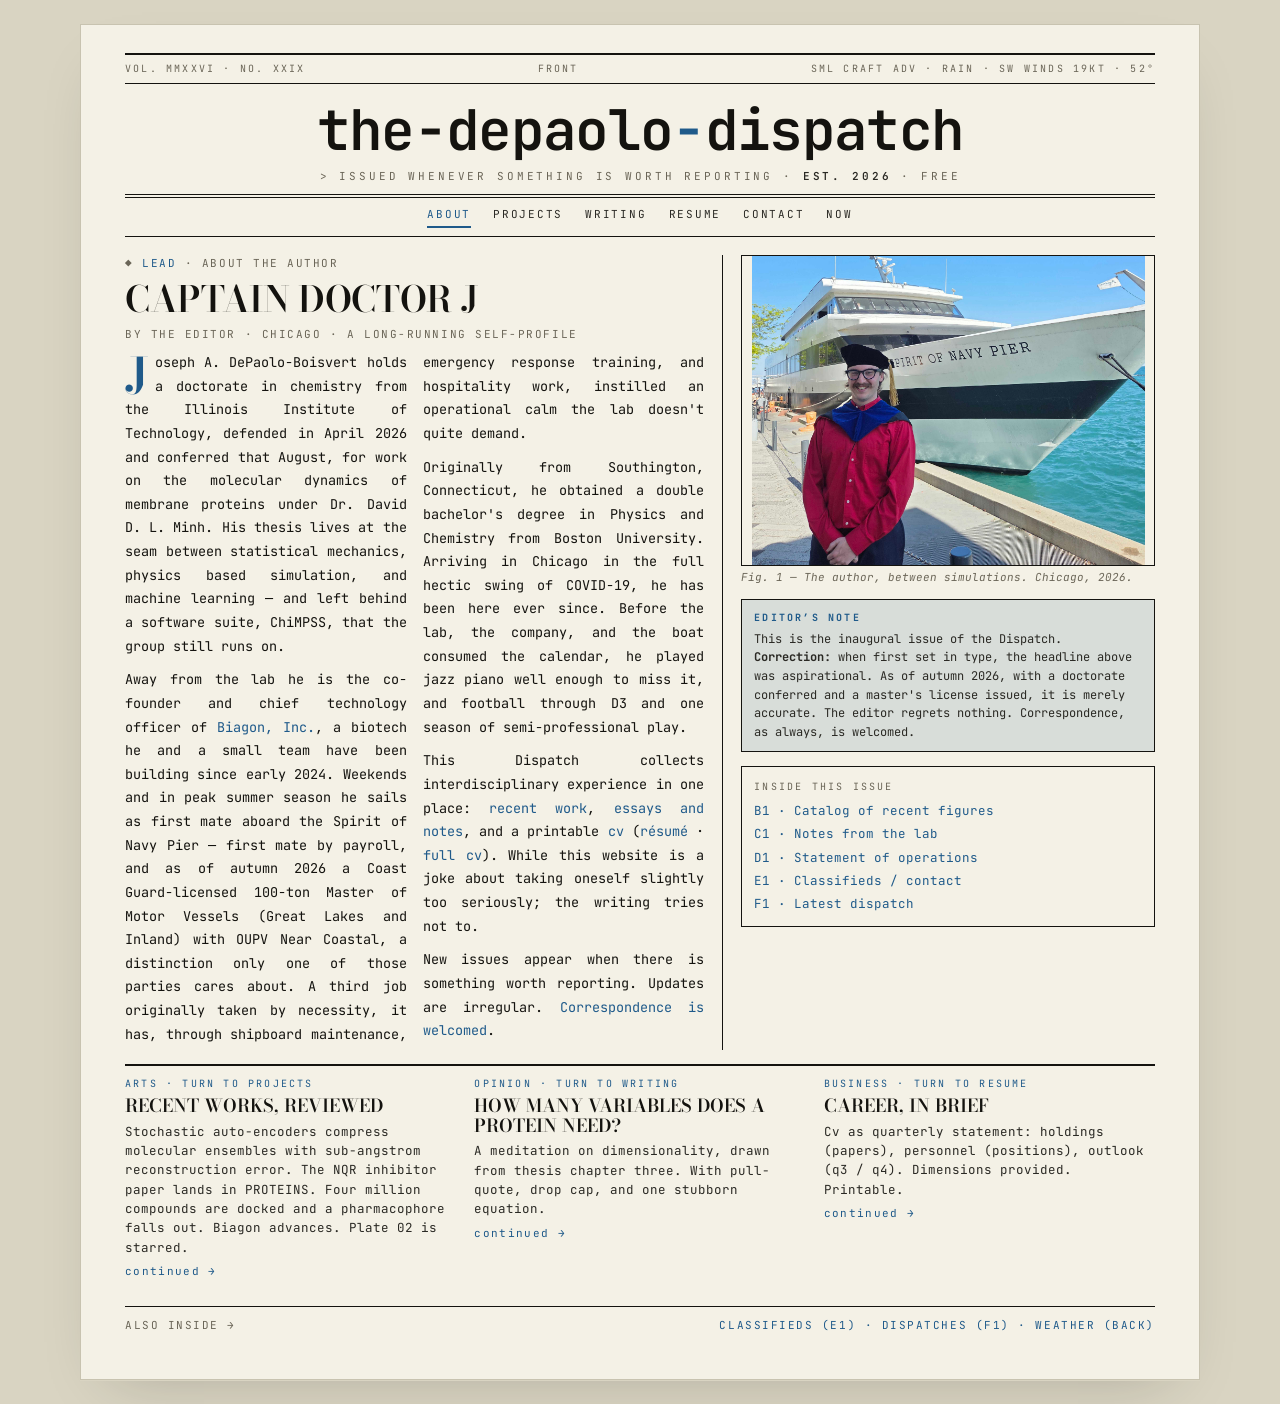
<file: index.html>
<!doctype html>
<html lang="en">
<head>
<meta charset="utf-8" />
<title>The DePaolo Dispatch · Front</title>
<meta name="viewport" content="width=device-width, initial-scale=1" />
<meta name="description" content="Joseph A. DePaolo-Boisvert — a personal periodical from a chemist, founder, and licensed captain in Chicago." />

<link rel="canonical" href="https://josephdepaoloboisvert.github.io/" />
<link rel="icon" href="data:image/svg+xml,<svg xmlns=%22http://www.w3.org/2000/svg%22 viewBox=%220 0 100 100%22><text y=%22.9em%22 font-size=%2290%22>📰</text></svg>" />

<meta property="og:type" content="website" />
<meta property="og:site_name" content="The DePaolo Dispatch" />
<meta property="og:title" content="The DePaolo Dispatch — Chemist, Founder, Captain" />
<meta property="og:description" content="Joseph A. DePaolo-Boisvert — a personal periodical from a chemist, founder, and licensed captain in Chicago." />
<meta property="og:url" content="https://josephdepaoloboisvert.github.io/" />
<meta property="og:image" content="https://josephdepaoloboisvert.github.io/assets/figures/Personal_Photo.jpg" />
<meta name="twitter:card" content="summary_large_image" />
<meta name="twitter:title" content="The DePaolo Dispatch — Chemist, Founder, Captain" />
<meta name="twitter:description" content="Joseph A. DePaolo-Boisvert — a personal periodical from a chemist, founder, and licensed captain in Chicago." />
<meta name="twitter:image" content="https://josephdepaoloboisvert.github.io/assets/figures/Personal_Photo.jpg" />

<link rel="preconnect" href="https://fonts.googleapis.com" />
<link rel="preconnect" href="https://fonts.gstatic.com" crossorigin />
<link href="https://fonts.googleapis.com/css2?family=JetBrains+Mono:ital,wght@0,400;0,500;0,600;0,700;1,400&family=Bodoni+Moda:ital,wght@0,500;0,600;0,700;1,500&family=Oswald:wght@500;600;700&family=Archivo+Narrow:wght@500;600;700&display=swap" rel="stylesheet" />
<link rel="stylesheet" href="assets/style.css?v=20261103" />
</head>
<body>

<a class="skip-link" href="#main">Skip to content</a>

<main class="page" id="main">

  <div class="rule-top">
    <span data-vol>VOL. MMXXVI · NO. XXIX</span>
    <span class="center">FRONT</span>
    <span data-weather>SML CRAFT ADV · RAIN · SW WINDS 19KT · 52°</span>
  </div>

  <header class="masthead">
    <h1>the-depaolo<span class="sep">-</span>dispatch</h1>
    <div class="sub">&gt; issued whenever something is worth reporting · <b>est. 2026</b> · free</div>
  </header>

  <nav class="section-nav">
    <a href="index.html"    class="active">About</a>
    <a href="projects.html">Projects</a>
    <a href="writing.html">Writing</a>
    <a href="resume.html">Resume</a>
    <a href="contact.html">Contact</a>
    <a href="now.html">Now</a>
  </nav>

  <section class="grid lead-2" style="padding-top: 18px;">
    <div>
      <div class="byline">◆ <span class="accent">LEAD</span> · ABOUT THE AUTHOR</div>
      <h2 class="headline h1">Captain Doctor J</h2>
      <div class="byline">BY THE EDITOR · CHICAGO · A LONG-RUNNING SELF-PROFILE</div>

      <div class="col-flow c2">
        <p class="dropcap">Joseph A. DePaolo-Boisvert holds a doctorate in chemistry from the Illinois Institute of Technology, defended in April 2026 and conferred that August, for work on the molecular dynamics of membrane proteins under Dr.&nbsp;David D. L. Minh. His thesis lives at the seam between statistical mechanics, physics based simulation, and machine learning — and left behind a software suite, ChiMPSS, that the group still runs on.</p>
        <p>Away from the lab he is the co-founder and chief technology officer of <a href="https://biagoninc.com/">Biagon, Inc.</a>, a biotech he and a small team have been building since early 2024. Weekends and in peak summer season he sails as first mate aboard the Spirit of Navy Pier — first mate by payroll, and as of autumn 2026 a Coast Guard-licensed 100-ton Master of Motor Vessels (Great Lakes and Inland) with OUPV Near Coastal, a distinction only one of those parties cares about. A third job originally taken by necessity, it has, through shipboard maintenance, emergency response training, and hospitality work, instilled an operational calm the lab doesn't quite demand.</p>
        <p>Originally from Southington, Connecticut, he obtained a double bachelor's degree in Physics and Chemistry from Boston University.  Arriving in Chicago in the full hectic swing of COVID-19, he has been here ever since. Before the lab, the company, and the boat consumed the calendar, he played jazz piano well enough to miss it, and football through D3 and one season of semi-professional play.</p>
        <p>This Dispatch collects interdisciplinary experience in one place: <a href="projects.html">recent work</a>, <a href="writing.html">essays and notes</a>, and a printable <a href="resume.html">cv</a> (<a href="assets/cv/DePaolo-Boisvert_Resume_2026.pdf" download>r&eacute;sum&eacute;</a> &middot; <a href="assets/cv/DePaolo-Boisvert_CV_2026.pdf" download>full cv</a>). While this website is a joke about taking oneself slightly too seriously; the writing tries not to.</p>
        <p>New issues appear when there is something worth reporting.  Updates are irregular.  <a href="contact.html">Correspondence is welcomed</a>.</p>
      </div>
    </div>

    <div class="rule"></div>

    <aside>
      <div class="photo h-140">
        <img src="assets/figures/Personal_Photo.jpg" alt="Joseph A. DePaolo-Boisvert" />
      </div>
      <div class="caption">Fig. 1 — The author, between simulations. Chicago, 2026.</div>

      <div class="editor-note" style="margin-top: 14px;">
        <div class="label">Editor’s Note</div>
        <div class="body">This is the inaugural issue of the Dispatch. <b>Correction:</b> when first set in type, the headline above was aspirational. As of autumn 2026, with a doctorate conferred and a master's license issued, it is merely accurate. The editor regrets nothing. Correspondence, as always, is welcomed.</div>
      </div>

      <div class="box" style="margin-top: 14px;">
        <div class="tiny-label" style="margin-bottom: 6px;">Inside this issue</div>
        <div style="display: grid; gap: 4px;">
          <a href="projects.html">B1 · Catalog of recent figures</a>
          <a href="writing.html">C1 · Notes from the lab</a>
          <a href="resume.html">D1 · Statement of operations</a>
          <a href="contact.html">E1 · Classifieds / contact</a>
          <a href="now.html">F1 · Latest dispatch</a>
        </div>
      </div>
    </aside>
  </section>

  <section class="section-rule grid cols-3">
    <article class="tease">
      <div class="kicker">ARTS · turn to projects</div>
      <h4>Recent Works, Reviewed</h4>
      <p>Stochastic auto-encoders compress molecular ensembles with sub-angstrom reconstruction error. The NQR inhibitor paper lands in PROTEINS. Four million compounds are docked and a pharmacophore falls out. Biagon advances. Plate 02 is starred.</p>
      <a class="cont" href="projects.html">continued →</a>
    </article>
    <article class="tease">
      <div class="kicker">OPINION · turn to writing</div>
      <h4>How Many Variables Does a Protein Need?</h4>
      <p>A meditation on dimensionality, drawn from thesis chapter three. With pull-quote, drop cap, and one stubborn equation.</p>
      <a class="cont" href="writing.html">continued →</a>
    </article>
    <article class="tease">
      <div class="kicker">BUSINESS · turn to resume</div>
      <h4>Career, in Brief</h4>
      <p>Cv as quarterly statement: holdings (papers), personnel (positions), outlook (q3 / q4). Dimensions provided. Printable.</p>
      <a class="cont" href="resume.html">continued →</a>
    </article>
  </section>

  <footer class="foot">
    <span>also inside →</span>
    <span class="accent">classifieds (e1) · dispatches (f1) · weather (back)</span>
  </footer>

</main>

<script src="assets/dispatch.js"></script>
</body>
</html>
</file>
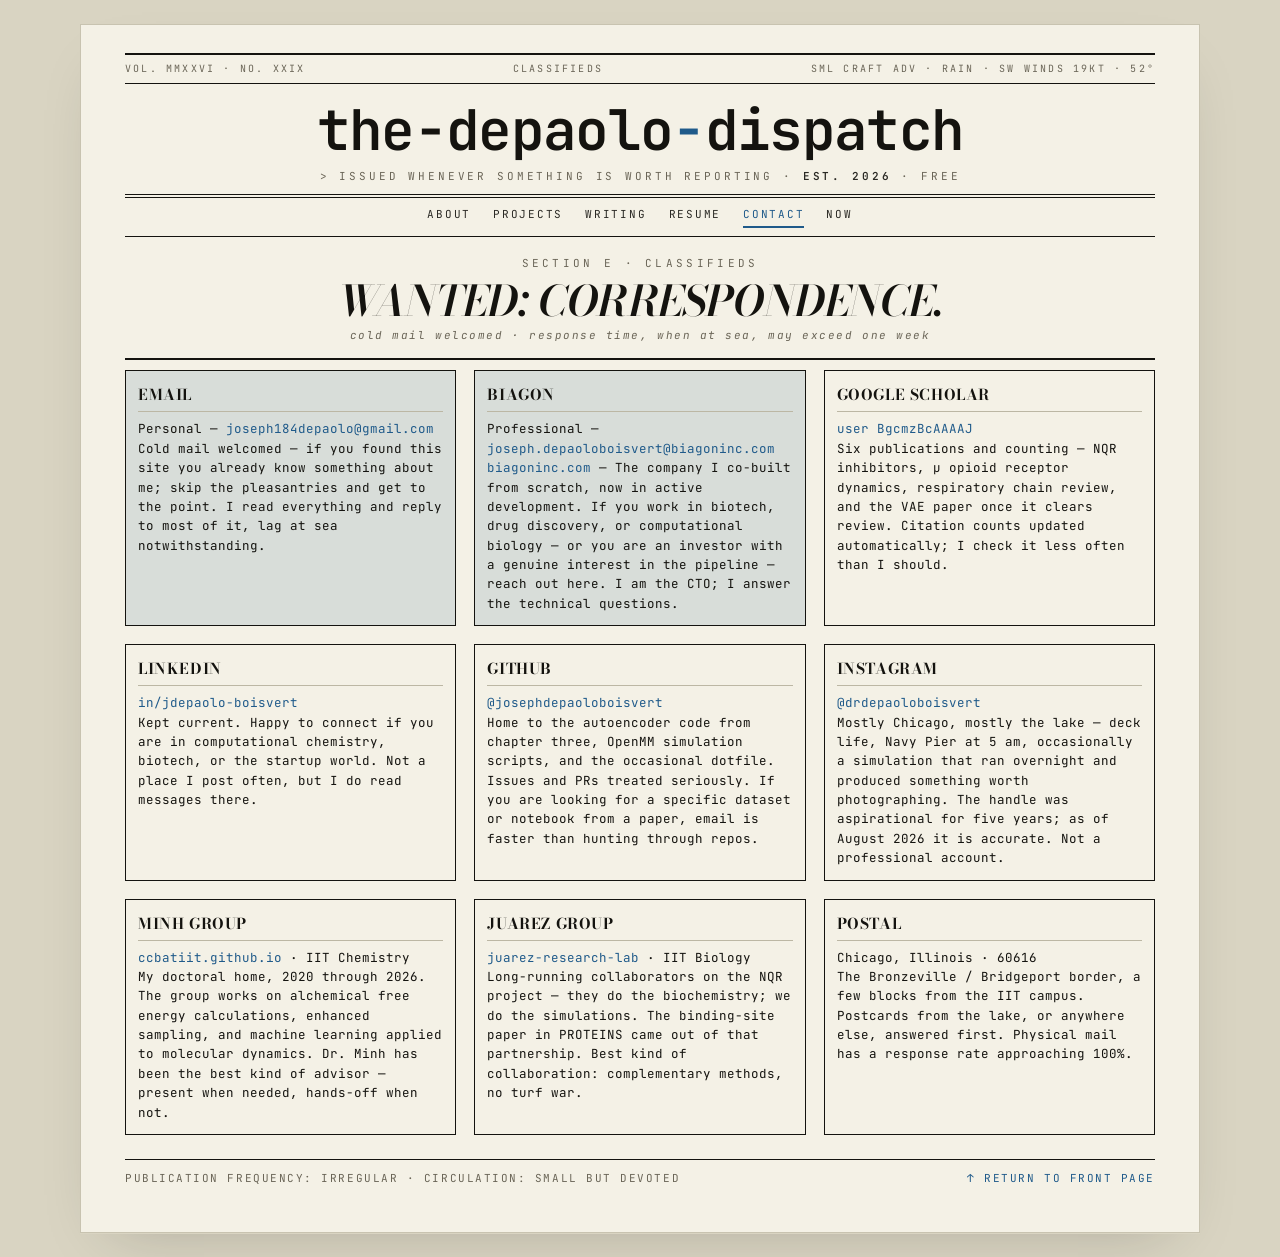
<file: contact.html>
<!doctype html>
<html lang="en">
<head>
<meta charset="utf-8" />
<title>The DePaolo Dispatch · Contact</title>
<meta name="viewport" content="width=device-width, initial-scale=1" />
<meta name="description" content="Classifieds — how to reach Joseph A. DePaolo-Boisvert." />

<link rel="canonical" href="https://josephdepaoloboisvert.github.io/contact.html" />
<link rel="icon" href="data:image/svg+xml,<svg xmlns=%22http://www.w3.org/2000/svg%22 viewBox=%220 0 100 100%22><text y=%22.9em%22 font-size=%2290%22>📰</text></svg>" />

<meta property="og:type" content="website" />
<meta property="og:site_name" content="The DePaolo Dispatch" />
<meta property="og:title" content="The DePaolo Dispatch · Contact" />
<meta property="og:description" content="Classifieds — how to reach Joseph A. DePaolo-Boisvert." />
<meta property="og:url" content="https://josephdepaoloboisvert.github.io/contact.html" />
<meta property="og:image" content="https://josephdepaoloboisvert.github.io/assets/figures/Personal_Photo.jpg" />
<meta name="twitter:card" content="summary_large_image" />
<meta name="twitter:title" content="The DePaolo Dispatch · Contact" />
<meta name="twitter:description" content="Classifieds — how to reach Joseph A. DePaolo-Boisvert." />
<meta name="twitter:image" content="https://josephdepaoloboisvert.github.io/assets/figures/Personal_Photo.jpg" />

<link rel="preconnect" href="https://fonts.googleapis.com" />
<link rel="preconnect" href="https://fonts.gstatic.com" crossorigin />
<link href="https://fonts.googleapis.com/css2?family=JetBrains+Mono:ital,wght@0,400;0,500;0,600;0,700;1,400&family=Bodoni+Moda:ital,wght@0,500;0,600;0,700;1,500&family=Oswald:wght@500;600;700&family=Archivo+Narrow:wght@500;600;700&display=swap" rel="stylesheet" />
<link rel="stylesheet" href="assets/style.css?v=20261103" />
</head>
<body>

<a class="skip-link" href="#main">Skip to content</a>

<main class="page" id="main">

  <div class="rule-top">
    <span data-vol>VOL. MMXXVI · NO. XXIX</span>
    <span class="center">CLASSIFIEDS</span>
    <span data-weather>SML CRAFT ADV · RAIN · SW WINDS 19KT · 52°</span>
  </div>

  <header class="masthead">
    <h1>the-depaolo<span class="sep">-</span>dispatch</h1>
    <div class="sub">&gt; issued whenever something is worth reporting · <b>est. 2026</b> · free</div>
  </header>

  <nav class="section-nav">
    <a href="index.html">About</a>
    <a href="projects.html">Projects</a>
    <a href="writing.html">Writing</a>
    <a href="resume.html">Resume</a>
    <a href="contact.html" class="active">Contact</a>
    <a href="now.html">Now</a>
  </nav>

  <section class="banner">
    <div class="kicker">Section E · Classifieds</div>
    <h2 class="italic">Wanted: correspondence.</h2>
    <div class="dek">cold mail welcomed · response time, when at sea, may exceed one week</div>
  </section>

  <section class="grid cols-3 section-rule">

    <!-- Row 1 -->
    <div class="listing accent">
      <h3>EMAIL</h3>
      <p>
        Personal — <a href="mailto:joseph184depaolo@gmail.com">joseph184depaolo@gmail.com</a><br/>
        Cold mail welcomed — if you found this site you already know something about me; skip the pleasantries and get to the point. I read everything and reply to most of it, lag at sea notwithstanding.
      </p>
    </div>

    <div class="listing accent">
      <h3>BIAGON</h3>
      <p>
        Professional — <a href="mailto:joseph.depaoloboisvert@biagoninc.com">joseph.depaoloboisvert@biagoninc.com</a><br/>
        <a href="https://biagoninc.com/">biagoninc.com</a> — The company I co-built from scratch, now in active development. If you work in biotech, drug discovery, or computational biology — or you are an investor with a genuine interest in the pipeline — reach out here. I am the CTO; I answer the technical questions.
      </p>
    </div>

    <div class="listing">
      <h3>GOOGLE SCHOLAR</h3>
      <p>
        <a href="https://scholar.google.com/citations?user=BgcmzBcAAAAJ">user BgcmzBcAAAAJ</a><br/>
        Six publications and counting — NQR inhibitors, μ opioid receptor dynamics, respiratory chain review, and the VAE paper once it clears review. Citation counts updated automatically; I check it less often than I should.
      </p>
    </div>

    <!-- Row 2 -->
    <div class="listing">
      <h3>LINKEDIN</h3>
      <p>
        <a href="https://www.linkedin.com/in/jdepaolo-boisvert">in/jdepaolo-boisvert</a><br/>
        Kept current. Happy to connect if you are in computational chemistry, biotech, or the startup world. Not a place I post often, but I do read messages there.
      </p>
    </div>

    <div class="listing">
      <h3>GITHUB</h3>
      <p>
        <a href="https://github.com/josephdepaoloboisvert">@josephdepaoloboisvert</a><br/>
        Home to the autoencoder code from chapter three, OpenMM simulation scripts, and the occasional dotfile. Issues and PRs treated seriously. If you are looking for a specific dataset or notebook from a paper, email is faster than hunting through repos.
      </p>
    </div>

    <div class="listing">
      <h3>INSTAGRAM</h3>
      <p>
        <a href="https://instagram.com/drdepaoloboisvert">@drdepaoloboisvert</a><br/>
        Mostly Chicago, mostly the lake — deck life, Navy Pier at 5 am, occasionally a simulation that ran overnight and produced something worth photographing. The handle was aspirational for five years; as of August 2026 it is accurate. Not a professional account.
      </p>
    </div>

    <!-- Row 3 -->
    <div class="listing">
      <h3>MINH GROUP</h3>
      <p>
        <a href="https://ccbatiit.github.io/">ccbatiit.github.io</a> · IIT Chemistry<br/>
        My doctoral home, 2020 through 2026. The group works on alchemical free energy calculations, enhanced sampling, and machine learning applied to molecular dynamics. Dr. Minh has been the best kind of advisor — present when needed, hands-off when not.
      </p>
    </div>

    <div class="listing">
      <h3>JUAREZ GROUP</h3>
      <p>
        <a href="https://sites.google.com/iit.edu/juarez-research-lab/home">juarez-research-lab</a> · IIT Biology<br/>
        Long-running collaborators on the NQR project — they do the biochemistry; we do the simulations. The binding-site paper in PROTEINS came out of that partnership. Best kind of collaboration: complementary methods, no turf war.
      </p>
    </div>

    <div class="listing">
      <h3>POSTAL</h3>
      <p>
        Chicago, Illinois · 60616<br/>
        The Bronzeville / Bridgeport border, a few blocks from the IIT campus. Postcards from the lake, or anywhere else, answered first. Physical mail has a response rate approaching 100%.
      </p>
    </div>

  </section>

  <footer class="foot">
    <span>publication frequency: irregular · circulation: small but devoted</span>
    <span class="accent"><a href="index.html">↑ return to front page</a></span>
  </footer>

</main>

<script src="assets/dispatch.js"></script>
</body>
</html>
</file>
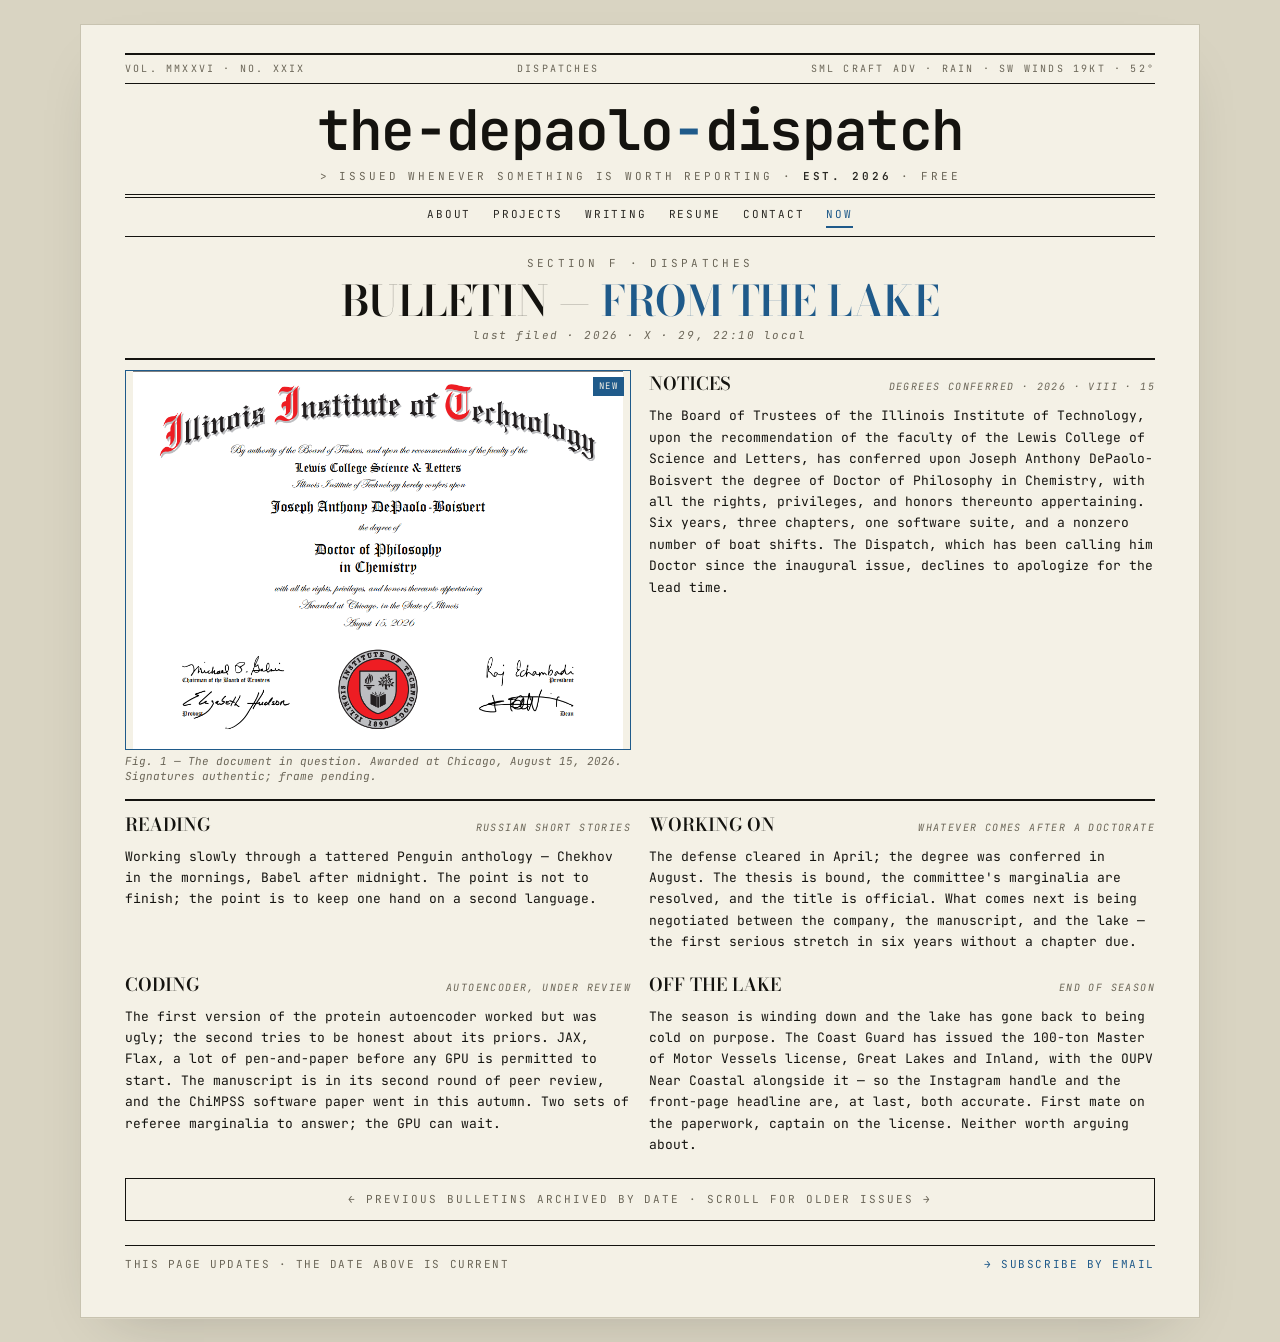
<file: now.html>
<!doctype html>
<html lang="en">
<head>
<meta charset="utf-8" />
<title>The DePaolo Dispatch · Now</title>
<meta name="viewport" content="width=device-width, initial-scale=1" />
<meta name="description" content="A bulletin from the lake — what I&rsquo;m reading, working on, coding, and rowing through right now." />

<link rel="canonical" href="https://josephdepaoloboisvert.github.io/now.html" />
<link rel="icon" href="data:image/svg+xml,<svg xmlns=%22http://www.w3.org/2000/svg%22 viewBox=%220 0 100 100%22><text y=%22.9em%22 font-size=%2290%22>📰</text></svg>" />

<meta property="og:type" content="website" />
<meta property="og:site_name" content="The DePaolo Dispatch" />
<meta property="og:title" content="The DePaolo Dispatch · Now" />
<meta property="og:description" content="A bulletin from the lake — what I'm reading, working on, coding, and rowing through right now." />
<meta property="og:url" content="https://josephdepaoloboisvert.github.io/now.html" />
<meta property="og:image" content="https://josephdepaoloboisvert.github.io/assets/figures/Personal_Photo.jpg" />
<meta name="twitter:card" content="summary_large_image" />
<meta name="twitter:title" content="The DePaolo Dispatch · Now" />
<meta name="twitter:description" content="A bulletin from the lake — what I'm reading, working on, coding, and rowing through right now." />
<meta name="twitter:image" content="https://josephdepaoloboisvert.github.io/assets/figures/Personal_Photo.jpg" />

<link rel="preconnect" href="https://fonts.googleapis.com" />
<link rel="preconnect" href="https://fonts.gstatic.com" crossorigin />
<link href="https://fonts.googleapis.com/css2?family=JetBrains+Mono:ital,wght@0,400;0,500;0,600;0,700;1,400&family=Bodoni+Moda:ital,wght@0,500;0,600;0,700;1,500&family=Oswald:wght@500;600;700&family=Archivo+Narrow:wght@500;600;700&display=swap" rel="stylesheet" />
<link rel="stylesheet" href="assets/style.css?v=20261103" />
</head>
<body>

<a class="skip-link" href="#main">Skip to content</a>

<main class="page" id="main">

  <div class="rule-top">
    <span data-vol>VOL. MMXXVI · NO. XXIX</span>
    <span class="center">DISPATCHES</span>
    <span data-weather>SML CRAFT ADV · RAIN · SW WINDS 19KT · 52°</span>
  </div>

  <header class="masthead">
    <h1>the-depaolo<span class="sep">-</span>dispatch</h1>
    <div class="sub">&gt; issued whenever something is worth reporting · <b>est. 2026</b> · free</div>
  </header>

  <nav class="section-nav">
    <a href="index.html">About</a>
    <a href="projects.html">Projects</a>
    <a href="writing.html">Writing</a>
    <a href="resume.html">Resume</a>
    <a href="contact.html">Contact</a>
    <a href="now.html" class="active">Now</a>
  </nav>

  <section class="banner">
    <div class="kicker">Section F · Dispatches</div>
    <h2>Bulletin — <span style="color: var(--accent);">From the Lake</span></h2>
    <div class="dek">last filed · 2026 · X · 29, 22:10 local</div>
  </section>

  <section class="grid cols-2 section-rule">
    <div>
      <div class="photo h-140 feat">
        <img src="assets/figures/phd_diploma_2026.png" alt="Illinois Institute of Technology diploma conferring the degree of Doctor of Philosophy in Chemistry upon Joseph Anthony DePaolo-Boisvert, awarded at Chicago, August 15, 2026" />
        <span class="badge">NEW</span>
      </div>
      <div class="caption">Fig. 1 — The document in question. Awarded at Chicago, August 15, 2026. Signatures authentic; frame pending.</div>
    </div>

    <article class="bulletin">
      <div style="display: flex; justify-content: space-between; align-items: baseline; gap: 12px;">
        <h3>Notices</h3>
        <span class="when">degrees conferred · 2026 · VIII · 15</span>
      </div>
      <p>The Board of Trustees of the Illinois Institute of Technology, upon the recommendation of the faculty of the Lewis College of Science and Letters, has conferred upon Joseph Anthony DePaolo-Boisvert the degree of Doctor of Philosophy in Chemistry, with all the rights, privileges, and honors thereunto appertaining. Six years, three chapters, one software suite, and a nonzero number of boat shifts. The Dispatch, which has been calling him Doctor since the inaugural issue, declines to apologize for the lead time.</p>
    </article>
  </section>

  <section class="grid cols-2 section-rule">

    <article class="bulletin">
      <div style="display: flex; justify-content: space-between; align-items: baseline; gap: 12px;">
        <h3>Reading</h3>
        <span class="when">russian short stories</span>
      </div>
      <p>Working slowly through a tattered Penguin anthology — Chekhov in the mornings, Babel after midnight. The point is not to finish; the point is to keep one hand on a second language.</p>
    </article>

    <article class="bulletin">
      <div style="display: flex; justify-content: space-between; align-items: baseline; gap: 12px;">
        <h3>Working&nbsp;on</h3>
        <span class="when">whatever comes after a doctorate</span>
      </div>
      <p>The defense cleared in April; the degree was conferred in August. The thesis is bound, the committee's marginalia are resolved, and the title is official. What comes next is being negotiated between the company, the manuscript, and the lake — the first serious stretch in six years without a chapter due.</p>
    </article>

    <article class="bulletin">
      <div style="display: flex; justify-content: space-between; align-items: baseline; gap: 12px;">
        <h3>Coding</h3>
        <span class="when">autoencoder, under review</span>
      </div>
      <p>The first version of the protein autoencoder worked but was ugly; the second tries to be honest about its priors. JAX, Flax, a lot of pen-and-paper before any GPU is permitted to start. The manuscript is in its second round of peer review, and the ChiMPSS software paper went in this autumn. Two sets of referee marginalia to answer; the GPU can wait.</p>
    </article>

    <article class="bulletin">
      <div style="display: flex; justify-content: space-between; align-items: baseline; gap: 12px;">
        <h3>Off the lake</h3>
        <span class="when">end of season</span>
      </div>
      <p>The season is winding down and the lake has gone back to being cold on purpose. The Coast Guard has issued the 100-ton Master of Motor Vessels license, Great Lakes and Inland, with the OUPV Near Coastal alongside it — so the Instagram handle and the front-page headline are, at last, both accurate. First mate on the paperwork, captain on the license. Neither worth arguing about.</p>
    </article>

  </section>

  <div class="box" style="margin-top: 22px; text-align: center; font-size: 11px; letter-spacing: .18em; text-transform: uppercase; color: var(--ink-60);">
    ← previous bulletins archived by date · scroll for older issues →
  </div>

  <footer class="foot">
    <span>this page updates · the date above is current</span>
    <span class="accent"><a href="contact.html">→ subscribe by email</a></span>
  </footer>

</main>

<script src="assets/dispatch.js"></script>
</body>
</html>
</file>
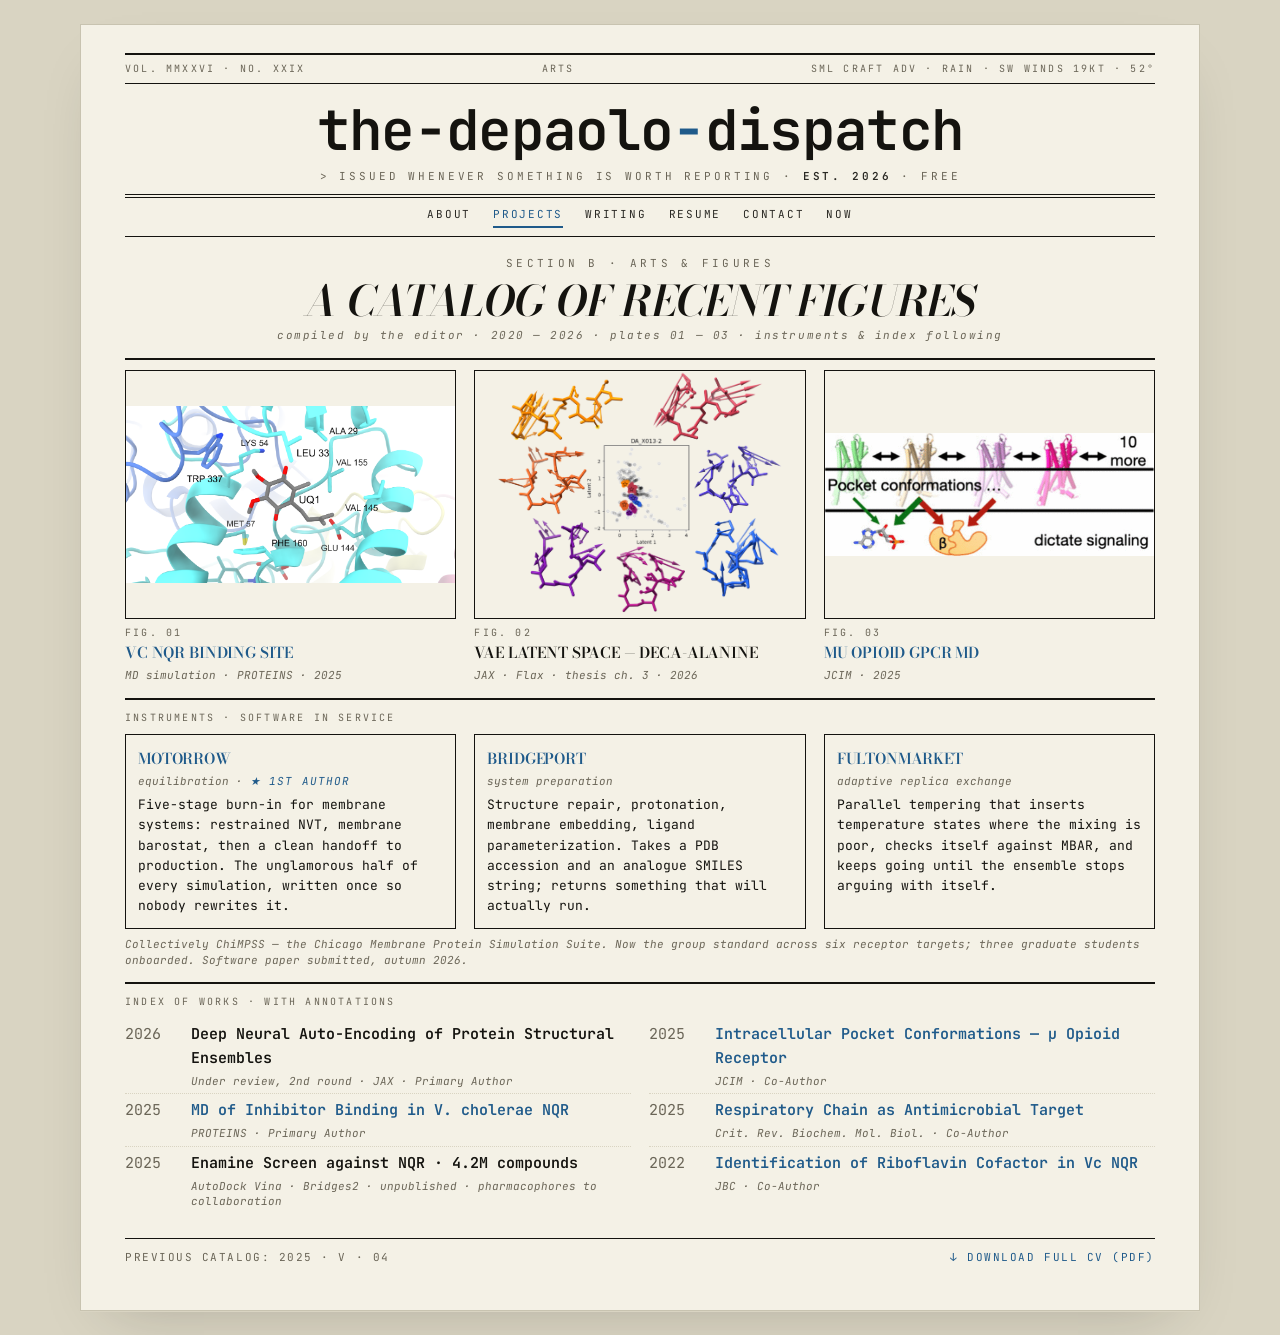
<file: projects.html>
<!doctype html>
<html lang="en">
<head>
<meta charset="utf-8" />
<title>The DePaolo Dispatch · Projects</title>
<meta name="viewport" content="width=device-width, initial-scale=1" />
<meta name="description" content="A catalog of recent figures — research, code, and other works by Joseph A. DePaolo-Boisvert." />

<link rel="canonical" href="https://josephdepaoloboisvert.github.io/projects.html" />
<link rel="icon" href="data:image/svg+xml,<svg xmlns=%22http://www.w3.org/2000/svg%22 viewBox=%220 0 100 100%22><text y=%22.9em%22 font-size=%2290%22>📰</text></svg>" />

<meta property="og:type" content="website" />
<meta property="og:site_name" content="The DePaolo Dispatch" />
<meta property="og:title" content="The DePaolo Dispatch · Projects" />
<meta property="og:description" content="A catalog of recent figures — research, code, and other works by Joseph A. DePaolo-Boisvert." />
<meta property="og:url" content="https://josephdepaoloboisvert.github.io/projects.html" />
<meta property="og:image" content="https://josephdepaoloboisvert.github.io/assets/figures/Personal_Photo.jpg" />
<meta name="twitter:card" content="summary_large_image" />
<meta name="twitter:title" content="The DePaolo Dispatch · Projects" />
<meta name="twitter:description" content="A catalog of recent figures — research, code, and other works by Joseph A. DePaolo-Boisvert." />
<meta name="twitter:image" content="https://josephdepaoloboisvert.github.io/assets/figures/Personal_Photo.jpg" />

<link rel="preconnect" href="https://fonts.googleapis.com" />
<link rel="preconnect" href="https://fonts.gstatic.com" crossorigin />
<link href="https://fonts.googleapis.com/css2?family=JetBrains+Mono:ital,wght@0,400;0,500;0,600;0,700;1,400&family=Bodoni+Moda:ital,wght@0,500;0,600;0,700;1,500&family=Oswald:wght@500;600;700&family=Archivo+Narrow:wght@500;600;700&display=swap" rel="stylesheet" />
<link rel="stylesheet" href="assets/style.css?v=20261103" />
</head>
<body>

<a class="skip-link" href="#main">Skip to content</a>

<main class="page" id="main">

  <div class="rule-top">
    <span data-vol>VOL. MMXXVI · NO. XXIX</span>
    <span class="center">ARTS</span>
    <span data-weather>SML CRAFT ADV · RAIN · SW WINDS 19KT · 52°</span>
  </div>

  <header class="masthead">
    <h1>the-depaolo<span class="sep">-</span>dispatch</h1>
    <div class="sub">&gt; issued whenever something is worth reporting · <b>est. 2026</b> · free</div>
  </header>

  <nav class="section-nav">
    <a href="index.html">About</a>
    <a href="projects.html" class="active">Projects</a>
    <a href="writing.html">Writing</a>
    <a href="resume.html">Resume</a>
    <a href="contact.html">Contact</a>
    <a href="now.html">Now</a>
  </nav>

  <section class="banner">
    <div class="kicker">Section B · Arts &amp; Figures</div>
    <h2 class="italic">A Catalog of Recent Figures</h2>
    <div class="dek">compiled by the editor · 2020 — 2026 · plates 01 — 03 · instruments &amp; index following</div>
  </section>

  <section class="grid cols-3 section-rule">

    <figure style="margin: 0;">
      <div class="photo h-92">
        <img src="assets/figures/fig_2-1_nqr_binding_site.png" alt="Vc NQR binding site — UQ1 in pocket" />
      </div>
      <div class="tiny-label" style="margin-top: 6px;">FIG. 01</div>
      <div class="headline h4"><a href="https://pubmed.ncbi.nlm.nih.gov/41017720/">Vc NQR Binding Site</a></div>
      <div class="caption">MD simulation · PROTEINS · 2025</div>
    </figure>

    <figure style="margin: 0;">
      <div class="photo h-92">
        <img src="assets/figures/fig_3-3_vae_latent_perturbation.png" alt="VAE latent space — deca-alanine conformations" />
      </div>
      <div class="tiny-label" style="margin-top: 6px;">FIG. 02</div>
      <div class="headline h4">VAE latent space — deca-alanine</div>
      <div class="caption">JAX · Flax · thesis ch. 3 · 2026</div>
    </figure>

    <figure style="margin: 0;">
      <a href="https://pubs.acs.org/doi/10.1021/acs.jcim.4c01437">
        <div class="photo h-92">
          <img src="assets/figures/intracellular_pockets.gif" alt="Mu opioid receptor intracellular pocket conformations (animated)" />
        </div>
      </a>
      <div class="tiny-label" style="margin-top: 6px;">FIG. 03</div>
      <div class="headline h4"><a href="https://pubs.acs.org/doi/10.1021/acs.jcim.4c01437">Mu Opioid GPCR MD</a></div>
      <div class="caption">JCIM · 2025</div>
    </figure>

  </section>


  <section class="section-rule">
    <div class="tiny-label" style="margin-bottom: 8px;">Instruments &middot; software in service</div>
    <div class="grid cols-3">

      <div class="box">
        <div class="headline h4"><a href="https://github.com/CCBatIIT/MotorRow">MotorRow</a></div>
        <div class="caption" style="margin-bottom: 6px;">equilibration &middot; <span style="color: var(--accent); letter-spacing: .1em;">&#9733; 1ST AUTHOR</span></div>
        <p style="font-size: 13px; margin: 0;">Five-stage burn-in for membrane systems: restrained NVT, membrane barostat, then a clean handoff to production. The unglamorous half of every simulation, written once so nobody rewrites it.</p>
      </div>

      <div class="box">
        <div class="headline h4"><a href="https://github.com/CCBatIIT/Bridgeport">Bridgeport</a></div>
        <div class="caption" style="margin-bottom: 6px;">system preparation</div>
        <p style="font-size: 13px; margin: 0;">Structure repair, protonation, membrane embedding, ligand parameterization. Takes a PDB accession and an analogue SMILES string; returns something that will actually run.</p>
      </div>

      <div class="box">
        <div class="headline h4"><a href="https://github.com/CCBatIIT/FultonMarket">FultonMarket</a></div>
        <div class="caption" style="margin-bottom: 6px;">adaptive replica exchange</div>
        <p style="font-size: 13px; margin: 0;">Parallel tempering that inserts temperature states where the mixing is poor, checks itself against MBAR, and keeps going until the ensemble stops arguing with itself.</p>
      </div>

    </div>
    <div class="caption" style="margin-top: 8px;">Collectively ChiMPSS &mdash; the Chicago Membrane Protein Simulation Suite. Now the group standard across six receptor targets; three graduate students onboarded. Software paper submitted, autumn 2026.</div>
  </section>

  <section class="section-rule">
    <div class="tiny-label" style="margin-bottom: 8px;">Index of works · with annotations</div>
    <div class="grid cols-2">

      <div>
        <div class="row-dotted" style="display: grid; grid-template-columns: 56px 1fr; gap: 10px;">
          <span class="muted">2026</span>
          <div>
            <div style="font-weight: 600;">Deep Neural Auto-Encoding of Protein Structural Ensembles</div>
            <div class="caption">Under review, 2nd round · JAX · Primary Author</div>
          </div>
        </div>
        <div class="row-dotted" style="display: grid; grid-template-columns: 56px 1fr; gap: 10px;">
          <span class="muted">2025</span>
          <div>
            <div style="font-weight: 600;"><a href="https://doi.org/10.1002/prot.70036">MD of Inhibitor Binding in V. cholerae NQR</a></div>
            <div class="caption">PROTEINS · Primary Author</div>
          </div>
        </div>
        <div class="row-dotted" style="display: grid; grid-template-columns: 56px 1fr; gap: 10px;">
          <span class="muted">2025</span>
          <div>
            <div style="font-weight: 600;">Enamine Screen against NQR &middot; 4.2M compounds</div>
            <div class="caption">AutoDock Vina · Bridges2 · unpublished · pharmacophores to collaboration</div>
          </div>
        </div>
      </div>

      <div>
        <div class="row-dotted" style="display: grid; grid-template-columns: 56px 1fr; gap: 10px;">
          <span class="muted">2025</span>
          <div>
            <div style="font-weight: 600;"><a href="https://doi.org/10.1021/acs.jcim.4c01437">Intracellular Pocket Conformations — μ Opioid Receptor</a></div>
            <div class="caption">JCIM · Co-Author</div>
          </div>
        </div>
        <div class="row-dotted" style="display: grid; grid-template-columns: 56px 1fr; gap: 10px;">
          <span class="muted">2025</span>
          <div>
            <div style="font-weight: 600;"><a href="https://doi.org/10.1080/10409238.2025.2545785">Respiratory Chain as Antimicrobial Target</a></div>
            <div class="caption">Crit. Rev. Biochem. Mol. Biol. · Co-Author</div>
          </div>
        </div>
        <div class="row-dotted" style="display: grid; grid-template-columns: 56px 1fr; gap: 10px;">
          <span class="muted">2022</span>
          <div>
            <div style="font-weight: 600;"><a href="https://doi.org/10.1016/j.jbc.2022.102182">Identification of Riboflavin Cofactor in Vc NQR</a></div>
            <div class="caption">JBC · Co-Author</div>
          </div>
        </div>
      </div>

    </div>
  </section>

  <footer class="foot">
    <span>previous catalog: 2025 · v · 04</span>
    <span class="accent"><a href="assets/cv/DePaolo-Boisvert_CV_2026.pdf" download>↓ download full cv (pdf)</a></span>
  </footer>

</main>

<script src="assets/dispatch.js"></script>
</body>
</html>
</file>
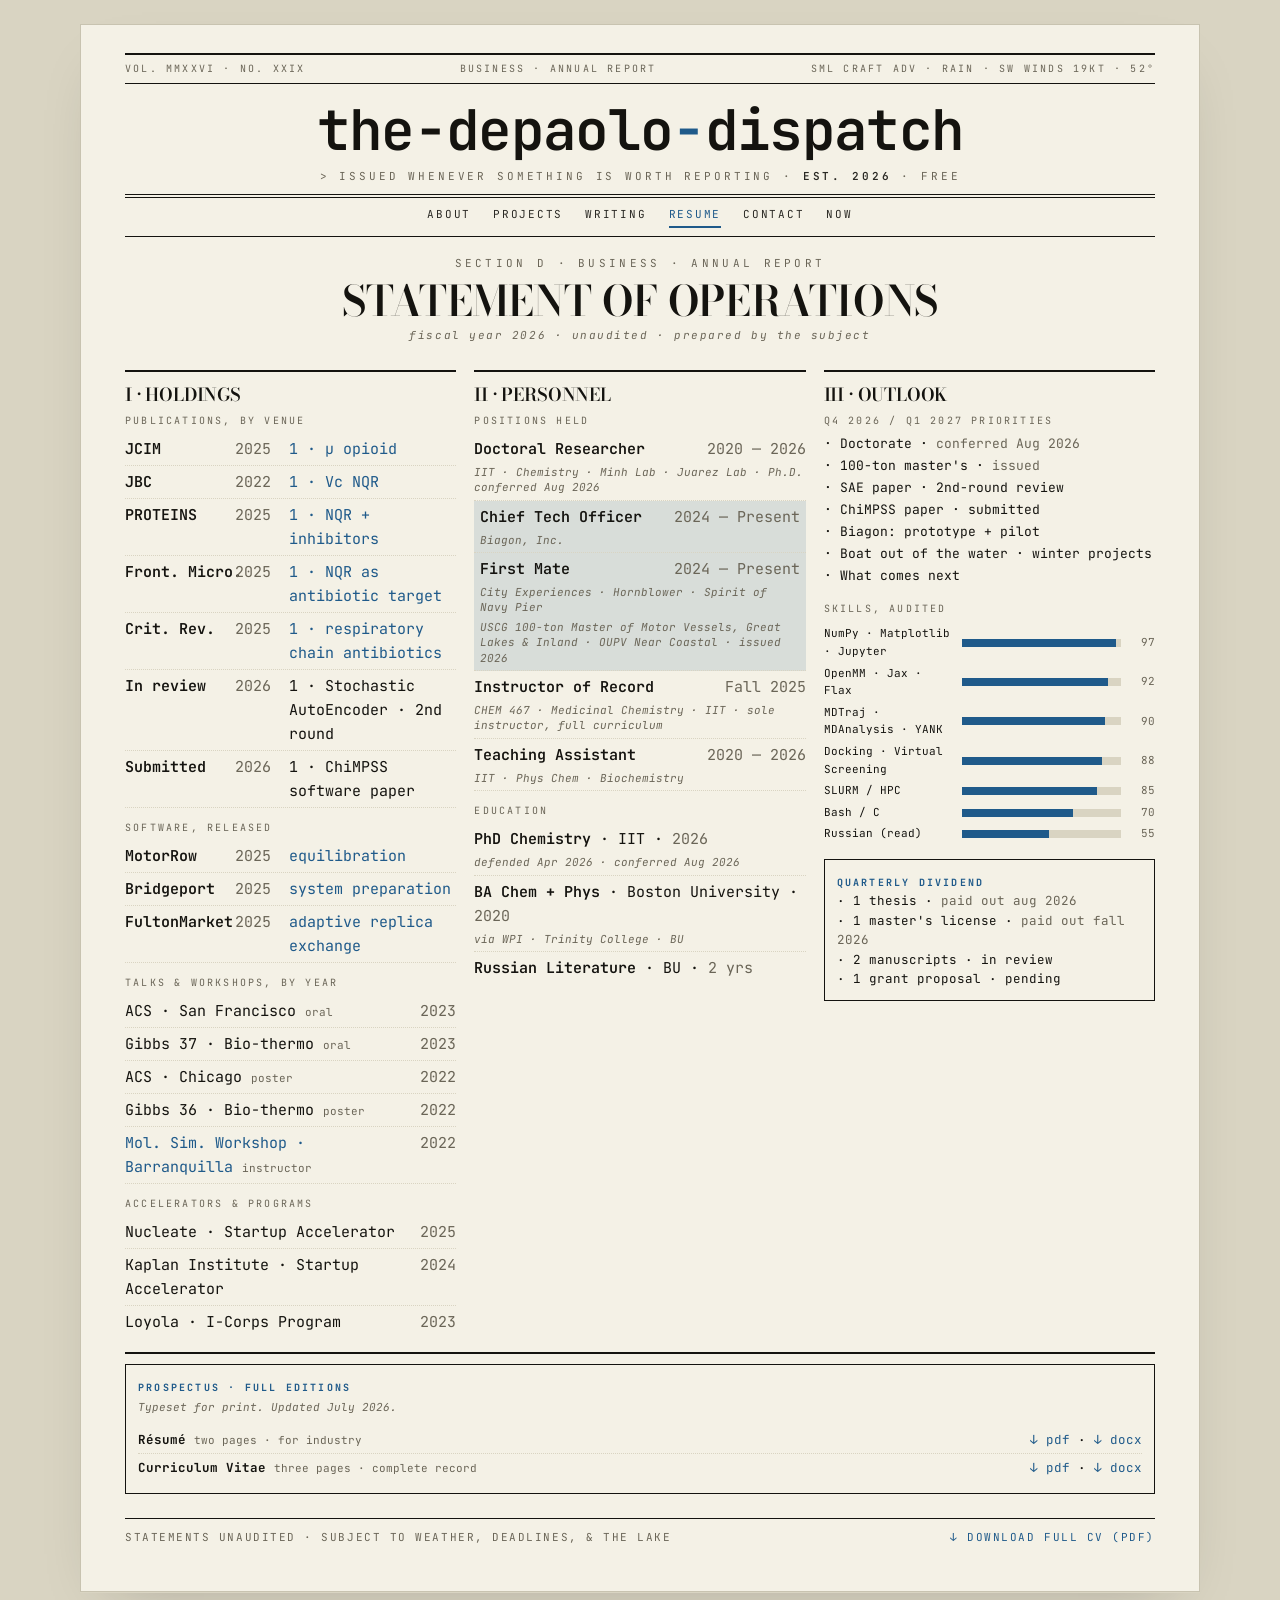
<file: resume.html>
<!doctype html>
<html lang="en">
<head>
<meta charset="utf-8" />
<title>The DePaolo Dispatch · Resume</title>
<meta name="viewport" content="width=device-width, initial-scale=1" />
<meta name="description" content="Joseph A. DePaolo-Boisvert — career statement, presented as an annual report." />

<link rel="canonical" href="https://josephdepaoloboisvert.github.io/resume.html" />
<link rel="icon" href="data:image/svg+xml,<svg xmlns=%22http://www.w3.org/2000/svg%22 viewBox=%220 0 100 100%22><text y=%22.9em%22 font-size=%2290%22>📰</text></svg>" />

<meta property="og:type" content="website" />
<meta property="og:site_name" content="The DePaolo Dispatch" />
<meta property="og:title" content="The DePaolo Dispatch · Resume" />
<meta property="og:description" content="Joseph A. DePaolo-Boisvert — career statement, presented as an annual report." />
<meta property="og:url" content="https://josephdepaoloboisvert.github.io/resume.html" />
<meta property="og:image" content="https://josephdepaoloboisvert.github.io/assets/figures/Personal_Photo.jpg" />
<meta name="twitter:card" content="summary_large_image" />
<meta name="twitter:title" content="The DePaolo Dispatch · Resume" />
<meta name="twitter:description" content="Joseph A. DePaolo-Boisvert — career statement, presented as an annual report." />
<meta name="twitter:image" content="https://josephdepaoloboisvert.github.io/assets/figures/Personal_Photo.jpg" />

<link rel="preconnect" href="https://fonts.googleapis.com" />
<link rel="preconnect" href="https://fonts.gstatic.com" crossorigin />
<link href="https://fonts.googleapis.com/css2?family=JetBrains+Mono:ital,wght@0,400;0,500;0,600;0,700;1,400&family=Bodoni+Moda:ital,wght@0,500;0,600;0,700;1,500&family=Oswald:wght@500;600;700&family=Archivo+Narrow:wght@500;600;700&display=swap" rel="stylesheet" />
<link rel="stylesheet" href="assets/style.css?v=20261103" />
</head>
<body>

<a class="skip-link" href="#main">Skip to content</a>

<main class="page" id="main">

  <div class="rule-top">
    <span data-vol>VOL. MMXXVI · NO. XXIX</span>
    <span class="center">BUSINESS · ANNUAL REPORT</span>
    <span data-weather>SML CRAFT ADV · RAIN · SW WINDS 19KT · 52°</span>
  </div>

  <header class="masthead">
    <h1>the-depaolo<span class="sep">-</span>dispatch</h1>
    <div class="sub">&gt; issued whenever something is worth reporting · <b>est. 2026</b> · free</div>
  </header>

  <nav class="section-nav">
    <a href="index.html">About</a>
    <a href="projects.html">Projects</a>
    <a href="writing.html">Writing</a>
    <a href="resume.html" class="active">Resume</a>
    <a href="contact.html">Contact</a>
    <a href="now.html">Now</a>
  </nav>

  <section class="banner">
    <div class="kicker">Section D · Business · Annual Report</div>
    <h2>Statement of Operations</h2>
    <div class="dek">fiscal year 2026 · unaudited · prepared by the subject</div>
  </section>

  <section class="grid cv">

    <!-- I — HOLDINGS -->
    <div class="section-rule">
      <div class="headline h3">I · Holdings</div>
      <div class="tiny-label" style="margin: 6px 0 4px;">Publications, by venue</div>

      <div class="row-dotted" style="display: grid; grid-template-columns: 110px 54px 1fr;">
        <span style="font-weight: 600;">JCIM</span>
        <span class="muted">2025</span>
        <span><a href="https://doi.org/10.1021/acs.jcim.4c01437">1 · μ opioid</a></span>
      </div>
      <div class="row-dotted" style="display: grid; grid-template-columns: 110px 54px 1fr;">
        <span style="font-weight: 600;">JBC</span>
        <span class="muted">2022</span>
        <span><a href="https://doi.org/10.1016/j.jbc.2022.102182">1 · Vc NQR</a></span>
      </div>
      <div class="row-dotted" style="display: grid; grid-template-columns: 110px 54px 1fr;">
        <span style="font-weight: 600;">PROTEINS</span>
        <span class="muted">2025</span>
        <span><a href="https://doi.org/10.1002/prot.70036">1 · NQR + inhibitors</a></span>
      </div>
      <div class="row-dotted" style="display: grid; grid-template-columns: 110px 54px 1fr;">
        <span style="font-weight: 600;">Front.&nbsp;Micro.</span>
        <span class="muted">2025</span>
        <span><a href="https://doi.org/10.3389/fmicb.2025.1690572">1 · NQR as antibiotic target</a></span>
      </div>
      <div class="row-dotted" style="display: grid; grid-template-columns: 110px 54px 1fr;">
        <span style="font-weight: 600;">Crit.&nbsp;Rev.</span>
        <span class="muted">2025</span>
        <span><a href="https://doi.org/10.1080/10409238.2025.2545785">1 · respiratory chain antibiotics</a></span>
      </div>
      <div class="row-dotted" style="display: grid; grid-template-columns: 110px 54px 1fr;">
        <span style="font-weight: 600;">In&nbsp;review</span>
        <span class="muted">2026</span>
        <span>1 · Stochastic AutoEncoder · 2nd round </span>
      </div>
      <div class="row-dotted" style="display: grid; grid-template-columns: 110px 54px 1fr;">
        <span style="font-weight: 600;">Submitted</span>
        <span class="muted">2026</span>
        <span>1 · ChiMPSS software paper</span>
      </div>

      <div class="tiny-label" style="margin: 12px 0 4px;">Software, released</div>
      <div class="row-dotted" style="display: grid; grid-template-columns: 110px 54px 1fr;">
        <span style="font-weight: 600;">MotorRow</span>
        <span class="muted">2025</span>
        <span><a href="https://github.com/CCBatIIT/MotorRow">equilibration </a></span>
      </div>
      <div class="row-dotted" style="display: grid; grid-template-columns: 110px 54px 1fr;">
        <span style="font-weight: 600;">Bridgeport</span>
        <span class="muted">2025</span>
        <span><a href="https://github.com/CCBatIIT/Bridgeport">system preparation</a></span>
      </div>
      <div class="row-dotted" style="display: grid; grid-template-columns: 110px 54px 1fr;">
        <span style="font-weight: 600;">FultonMarket</span>
        <span class="muted">2025</span>
        <span><a href="https://github.com/CCBatIIT/FultonMarket">adaptive replica exchange</a></span>
      </div>

      <div class="tiny-label" style="margin: 12px 0 4px;">Talks &amp; workshops, by year</div>
      <div class="row-dotted" style="display: flex; justify-content: space-between;">
        <span>ACS · San Francisco <span class="muted" style="font-size:11px;">oral</span></span><span class="muted">2023</span>
      </div>
      <div class="row-dotted" style="display: flex; justify-content: space-between;">
        <span>Gibbs 37 · Bio-thermo <span class="muted" style="font-size:11px;">oral</span></span><span class="muted">2023</span>
      </div>
      <div class="row-dotted" style="display: flex; justify-content: space-between;">
        <span>ACS · Chicago <span class="muted" style="font-size:11px;">poster</span></span><span class="muted">2022</span>
      </div>
      <div class="row-dotted" style="display: flex; justify-content: space-between;">
        <span>Gibbs 36 · Bio-thermo <span class="muted" style="font-size:11px;">poster</span></span><span class="muted">2022</span>
      </div>
      <div class="row-dotted" style="display: flex; justify-content: space-between;">
        <span><a href="https://ccbatiit.github.io/modelingworkshop/">Mol. Sim. Workshop · Barranquilla</a> <span class="muted" style="font-size:11px;">instructor</span></span><span class="muted">2022</span>
      </div>

      <div class="tiny-label" style="margin: 12px 0 4px;">Accelerators &amp; programs</div>
      <div class="row-dotted" style="display: flex; justify-content: space-between;">
        <span>Nucleate · Startup Accelerator</span><span class="muted">2025</span>
      </div>
      <div class="row-dotted" style="display: flex; justify-content: space-between;">
        <span>Kaplan Institute · Startup Accelerator</span><span class="muted">2024</span>
      </div>
      <div class="row-dotted" style="display: flex; justify-content: space-between;">
        <span>Loyola · I-Corps Program</span><span class="muted">2023</span>
      </div>
    </div>

    <!-- II — PERSONNEL -->
    <div class="section-rule">
      <div class="headline h3">II · Personnel</div>
      <div class="tiny-label" style="margin: 6px 0 4px;">Positions held</div>

      <div class="row-dotted">
        <div style="display: flex; justify-content: space-between;">
          <span style="font-weight: 600;">Doctoral Researcher</span>
          <span class="muted">2020 — 2026</span>
        </div>
        <div class="caption">IIT · Chemistry · Minh Lab · Juarez Lab · Ph.D. conferred Aug 2026</div>
      </div>

      <div class="row-dotted" style="background: var(--accent-soft); padding-left: 6px; padding-right: 6px;">
        <div style="display: flex; justify-content: space-between;">
          <span style="font-weight: 600;">Chief Tech Officer</span>
          <span class="muted">2024 — Present</span>
        </div>
        <div class="caption">Biagon, Inc.</div>
      </div>

      <div class="row-dotted" style="background: var(--accent-soft); padding-left: 6px; padding-right: 6px;">
        <div style="display: flex; justify-content: space-between;">
          <span style="font-weight: 600;">First Mate</span>
          <span class="muted">2024 — Present</span>
        </div>
        <div class="caption">City Experiences · Hornblower · Spirit of Navy Pier</div>
        <div class="caption">USCG 100-ton Master of Motor Vessels, Great Lakes &amp; Inland · OUPV Near Coastal · issued 2026</div>
      </div>

      <div class="row-dotted">
        <div style="display: flex; justify-content: space-between;">
          <span style="font-weight: 600;">Instructor of Record</span>
          <span class="muted">Fall 2025</span>
        </div>
        <div class="caption">CHEM 467 &middot; Medicinal Chemistry &middot; IIT &middot; sole instructor, full curriculum</div>
      </div>

      <div class="row-dotted">
        <div style="display: flex; justify-content: space-between;">
          <span style="font-weight: 600;">Teaching Assistant</span>
          <span class="muted">2020 — 2026</span>
        </div>
        <div class="caption">IIT · Phys Chem · Biochemistry</div>
      </div>

      <div class="tiny-label" style="margin: 12px 0 4px;">Education</div>
      <div class="row-dotted">
        <span style="font-weight: 600;">PhD Chemistry</span> · IIT · <span class="muted">2026</span>
        <div class="caption">defended Apr 2026 · conferred Aug 2026</div>
      </div>
      <div class="row-dotted">
        <span style="font-weight: 600;">BA Chem + Phys</span> · Boston University · <span class="muted">2020</span>
        <div class="caption">via WPI · Trinity College · BU</div>
      </div>
      <div class="row-dotted">
        <span style="font-weight: 600;">Russian Literature</span> · BU · <span class="muted">2 yrs</span>
      </div>
    </div>

    <!-- III — OUTLOOK -->
    <div class="section-rule">
      <div class="headline h3">III · Outlook</div>
      <div class="tiny-label" style="margin: 6px 0 4px;">Q4 2026 / Q1 2027 priorities</div>
      <div style="font-size: 13px; line-height: 1.7;">
        · Doctorate · <span class="muted">conferred Aug 2026</span><br/>
        · 100-ton master's · <span class="muted">issued</span><br/>
        · SAE paper · 2nd-round review<br/>
        · ChiMPSS paper · submitted<br/>
        · Biagon: prototype + pilot<br/>
        · Boat out of the water · winter projects<br/>
        · What comes next
      </div>

      <div class="tiny-label" style="margin: 14px 0 6px;">Skills, audited</div>
      <div class="skill"><span class="key">NumPy · Matplotlib · Jupyter</span><span class="bar"><span style="width: 97%;"></span></span><span class="val">97</span></div>
      <div class="skill"><span class="key">OpenMM · Jax · Flax</span><span class="bar"><span style="width: 92%;"></span></span><span class="val">92</span></div>
      <div class="skill"><span class="key">MDTraj · MDAnalysis · YANK</span><span class="bar"><span style="width: 90%;"></span></span><span class="val">90</span></div>
      <div class="skill"><span class="key">Docking · Virtual Screening</span><span class="bar"><span style="width: 88%;"></span></span><span class="val">88</span></div>
      <div class="skill"><span class="key">SLURM / HPC</span><span class="bar"><span style="width: 85%;"></span></span><span class="val">85</span></div>
      <div class="skill"><span class="key">Bash / C</span><span class="bar"><span style="width: 70%;"></span></span><span class="val">70</span></div>
      <div class="skill"><span class="key">Russian (read)</span><span class="bar"><span style="width: 55%;"></span></span><span class="val">55</span></div>

      <div class="box" style="margin-top: 14px;">
        <span style="color: var(--accent); font-size: 10px; letter-spacing: .22em; text-transform: uppercase; font-weight: 700;">Quarterly Dividend</span><br/>
        · 1 thesis · <span class="muted">paid out aug 2026</span><br/>
        · 1 master's license · <span class="muted">paid out fall 2026</span><br/>
        · 2 manuscripts · in review<br/>
        · 1 grant proposal · pending
      </div>
    </div>

  </section>


  <section class="section-rule">
    <div class="box">
      <span style="color: var(--accent); font-size: 10px; letter-spacing: .22em; text-transform: uppercase; font-weight: 700;">Prospectus &middot; Full Editions</span>
      <div class="caption" style="margin: 4px 0 10px;">Typeset for print. Updated July 2026.</div>

      <div class="row-dotted" style="display: flex; flex-wrap: wrap; align-items: baseline; justify-content: space-between; gap: 10px;">
        <span><b>R&eacute;sum&eacute;</b> <span class="muted" style="font-size: 11px;">two pages &middot; for industry</span></span>
        <span style="white-space: nowrap;"><a href="assets/cv/DePaolo-Boisvert_Resume_2026.pdf" download>&darr; pdf</a> &middot; <a href="assets/cv/DePaolo-Boisvert_Resume_2026.docx" download>&darr; docx</a></span>
      </div>

      <div class="row-dotted" style="display: flex; flex-wrap: wrap; align-items: baseline; justify-content: space-between; gap: 10px;">
        <span><b>Curriculum Vitae</b> <span class="muted" style="font-size: 11px;">three pages &middot; complete record</span></span>
        <span style="white-space: nowrap;"><a href="assets/cv/DePaolo-Boisvert_CV_2026.pdf" download>&darr; pdf</a> &middot; <a href="assets/cv/DePaolo-Boisvert_CV_2026.docx" download>&darr; docx</a></span>
      </div>
    </div>
  </section>

  <div class="foot">
    <span>statements unaudited · subject to weather, deadlines, &amp; the lake</span>
    <span class="accent"><a href="assets/cv/DePaolo-Boisvert_CV_2026.pdf" download>↓ download full cv (pdf)</a></span>
  </div>

</main>

<script src="assets/dispatch.js"></script>
</body>
</html>
</file>
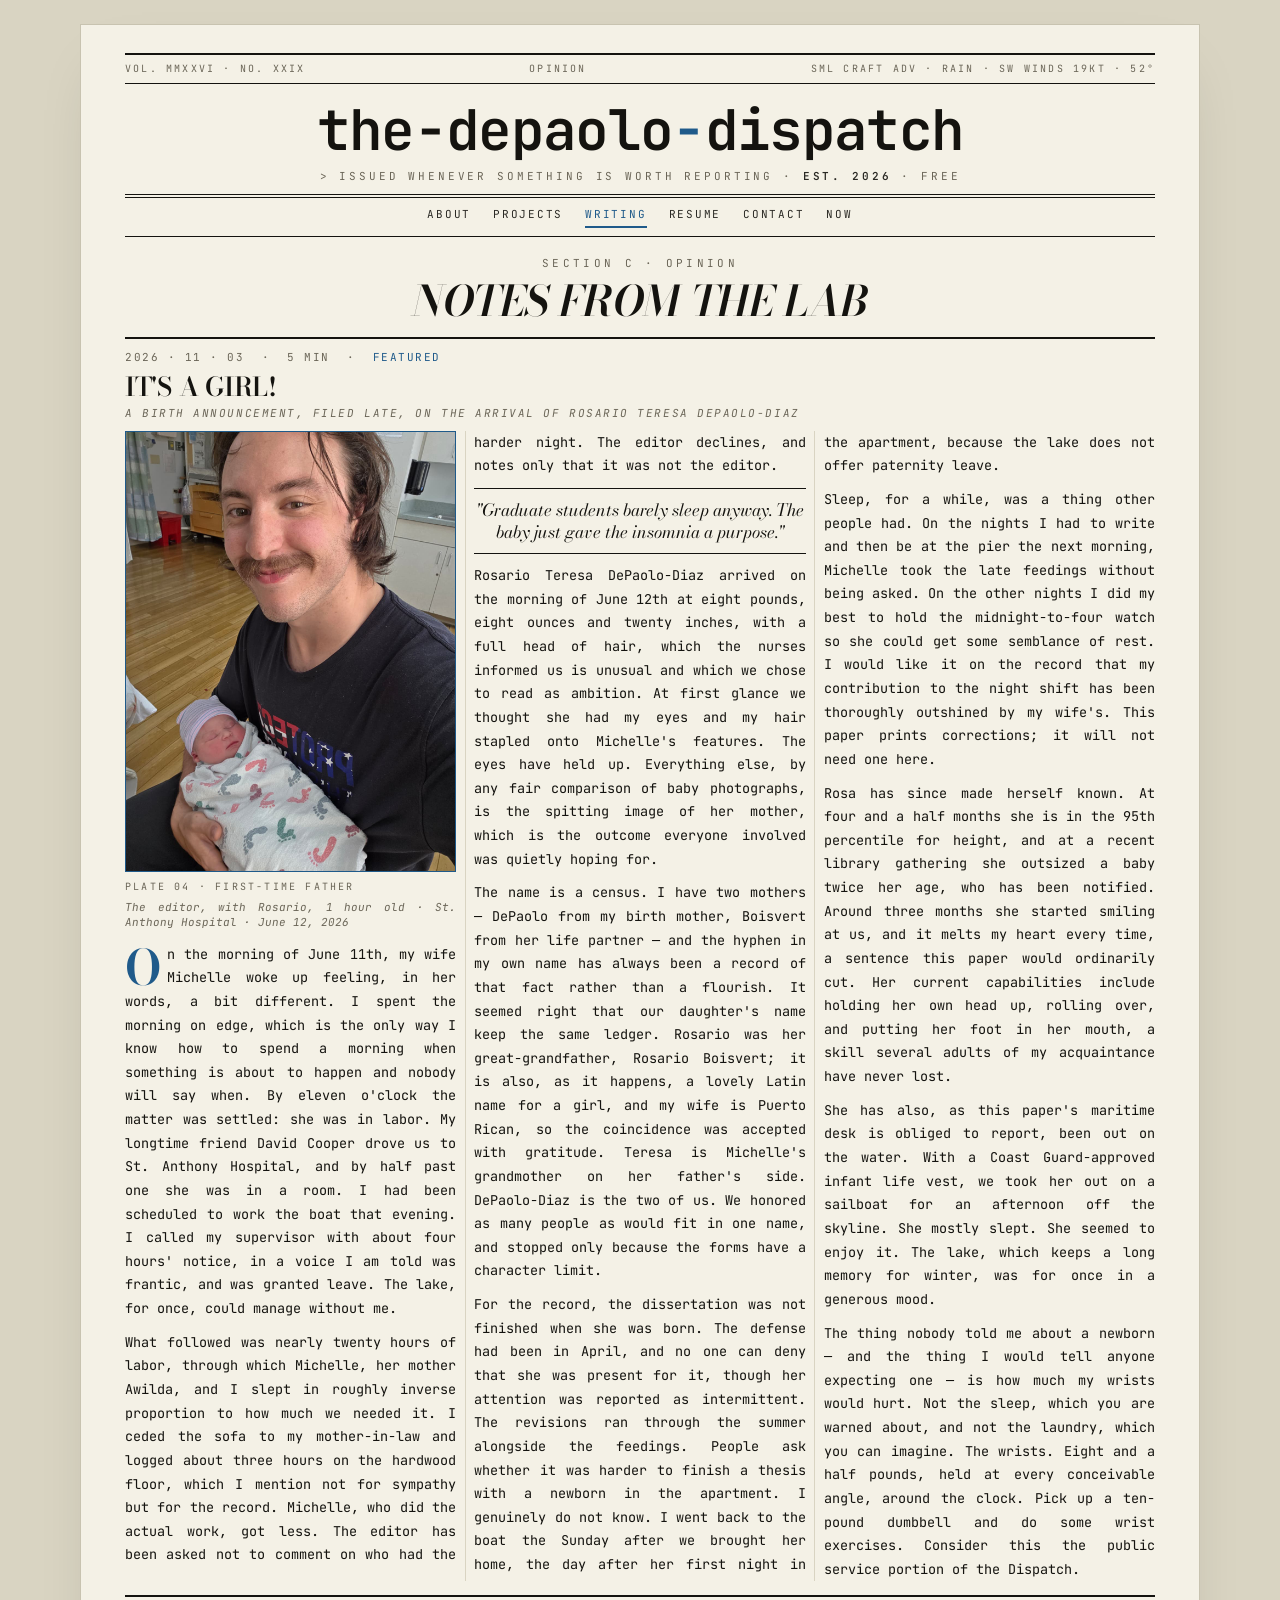
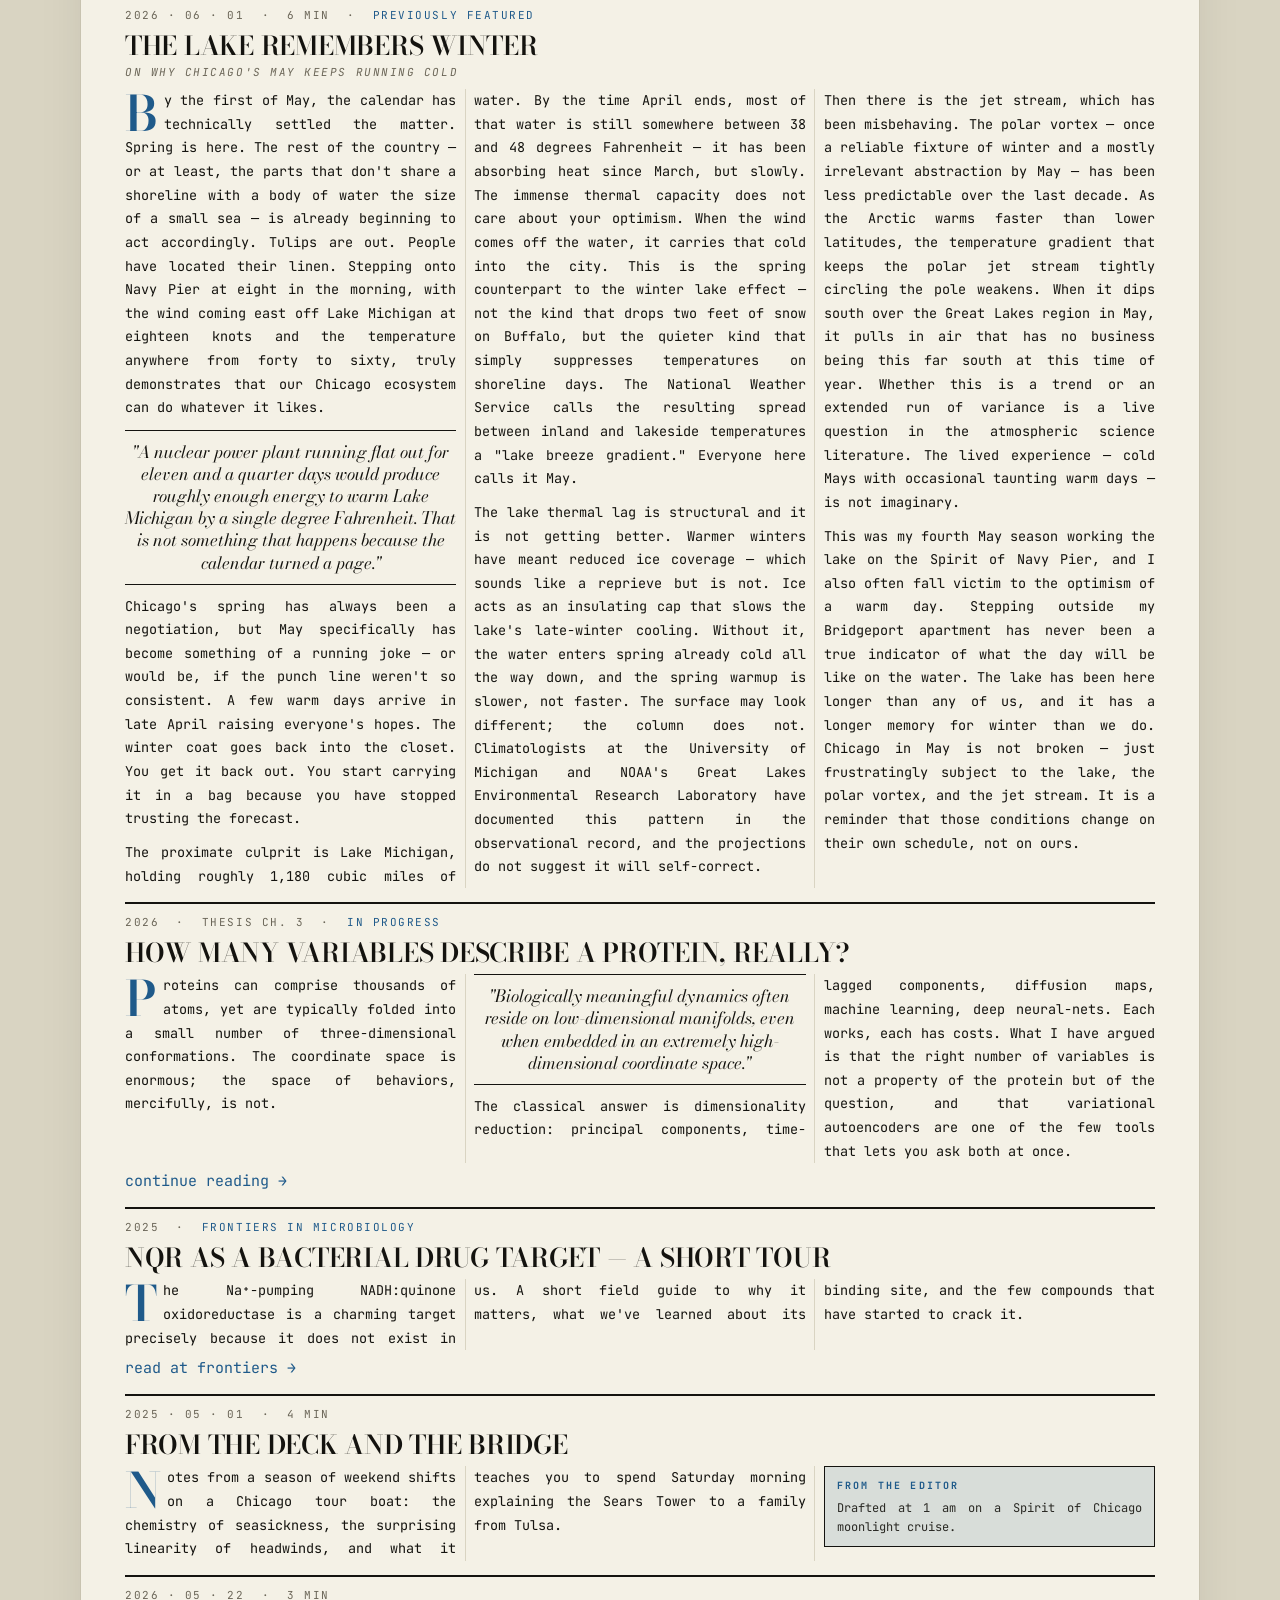
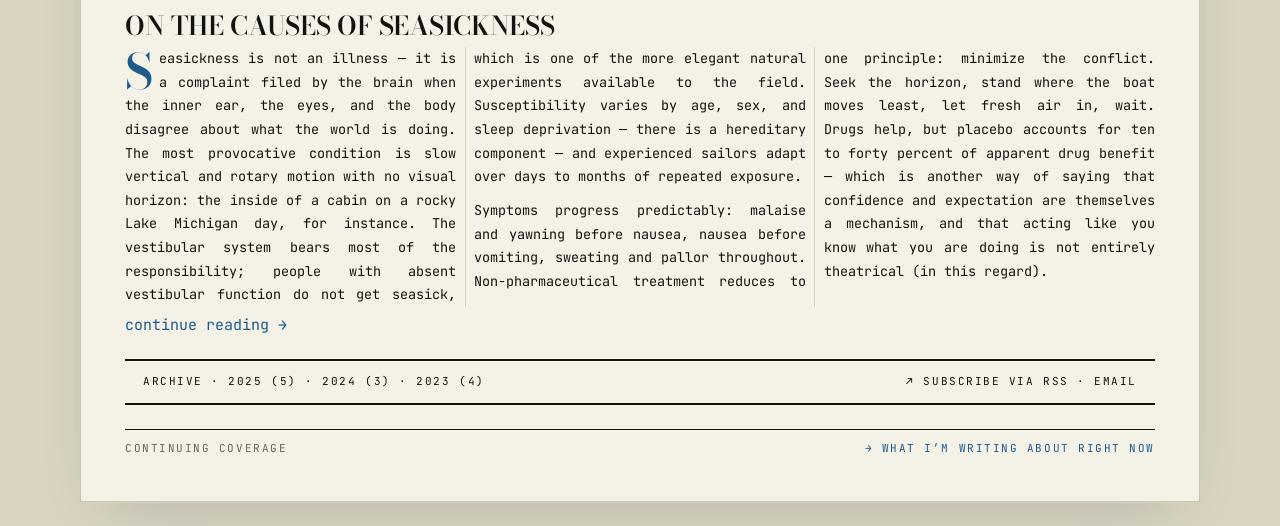
<file: writing.html>
<!doctype html>
<html lang="en">
<head>
<meta charset="utf-8" />
<title>The DePaolo Dispatch · Writing</title>
<meta name="viewport" content="width=device-width, initial-scale=1" />
<meta name="description" content="Notes from the Lab — essays on chemistry, computing, and life on Lake Michigan." />

<link rel="canonical" href="https://josephdepaoloboisvert.github.io/writing.html" />
<link rel="icon" href="data:image/svg+xml,<svg xmlns=%22http://www.w3.org/2000/svg%22 viewBox=%220 0 100 100%22><text y=%22.9em%22 font-size=%2290%22>📰</text></svg>" />

<meta property="og:type" content="article" />
<meta property="og:site_name" content="The DePaolo Dispatch" />
<meta property="og:title" content="The DePaolo Dispatch · Writing" />
<meta property="og:description" content="Notes from the Lab — essays on chemistry, computing, and life on Lake Michigan." />
<meta property="og:url" content="https://josephdepaoloboisvert.github.io/writing.html" />
<meta property="og:image" content="https://josephdepaoloboisvert.github.io/assets/figures/Personal_Photo.jpg" />
<meta name="twitter:card" content="summary_large_image" />
<meta name="twitter:title" content="The DePaolo Dispatch · Writing" />
<meta name="twitter:description" content="Notes from the Lab — essays on chemistry, computing, and life on Lake Michigan." />
<meta name="twitter:image" content="https://josephdepaoloboisvert.github.io/assets/figures/Personal_Photo.jpg" />

<link rel="preconnect" href="https://fonts.googleapis.com" />
<link rel="preconnect" href="https://fonts.gstatic.com" crossorigin />
<link href="https://fonts.googleapis.com/css2?family=JetBrains+Mono:ital,wght@0,400;0,500;0,600;0,700;1,400&family=Bodoni+Moda:ital,wght@0,500;0,600;0,700;1,500&family=Oswald:wght@500;600;700&family=Archivo+Narrow:wght@500;600;700&display=swap" rel="stylesheet" />
<link rel="stylesheet" href="assets/style.css?v=20261103" />
</head>
<body>

<a class="skip-link" href="#main">Skip to content</a>

<main class="page" id="main">

  <div class="rule-top">
    <span data-vol>VOL. MMXXVI · NO. XXIX</span>
    <span class="center">OPINION</span>
    <span data-weather>SML CRAFT ADV · RAIN · SW WINDS 19KT · 52°</span>
  </div>

  <header class="masthead">
    <h1>the-depaolo<span class="sep">-</span>dispatch</h1>
    <div class="sub">&gt; issued whenever something is worth reporting · <b>est. 2026</b> · free</div>
  </header>

  <nav class="section-nav">
    <a href="index.html">About</a>
    <a href="projects.html">Projects</a>
    <a href="writing.html" class="active">Writing</a>
    <a href="resume.html">Resume</a>
    <a href="contact.html">Contact</a>
    <a href="now.html">Now</a>
  </nav>

  <section class="banner">
    <div class="kicker">Section C · Opinion</div>
    <h2 class="italic">Notes from the Lab</h2>
  </section>

  <section class="section-rule article-stack">
    <div class="byline">2026 · 11 · 03 &nbsp;·&nbsp; 5 min &nbsp;·&nbsp; <span class="accent">featured</span></div>
      <h3 class="headline h2">It's a Girl!</h3>
      <div class="byline" style="margin-top: -4px; font-style: italic;">A birth announcement, filed late, on the arrival of Rosario Teresa DePaolo-Diaz</div>

    <div class="col-flow c3">
      <figure style="margin: 0 0 12px;">
        <div class="photo feat" style="aspect-ratio: 3/4;">
          <img src="assets/First_time_father.jpeg" alt="Joseph, smiling, holding newborn Rosario swaddled in a hospital blanket and striped cap at St. Anthony Hospital" />
        </div>
        <div class="tiny-label" style="margin-top: 6px;">PLATE 04 · FIRST-TIME FATHER</div>
        <div class="caption">The editor, with Rosario, 1 hour old · St. Anthony Hospital · June 12, 2026</div>
      </figure>
      <p class="dropcap">On the morning of June 11th, my wife Michelle woke up feeling, in her words, a bit different. I spent the morning on edge, which is the only way I know how to spend a morning when something is about to happen and nobody will say when. By eleven o'clock the matter was settled: she was in labor. My longtime friend David Cooper drove us to St. Anthony Hospital, and by half past one she was in a room. I had been scheduled to work the boat that evening. I called my supervisor with about four hours' notice, in a voice I am told was frantic, and was granted leave. The lake, for once, could manage without me.</p>

      <p>What followed was nearly twenty hours of labor, through which Michelle, her mother Awilda, and I slept in roughly inverse proportion to how much we needed it. I ceded the sofa to my mother-in-law and logged about three hours on the hardwood floor, which I mention not for sympathy but for the record. Michelle, who did the actual work, got less. The editor has been asked not to comment on who had the harder night. The editor declines, and notes only that it was not the editor.</p>

      <div class="pull">
        "Graduate students barely sleep anyway. The baby just gave the insomnia a purpose."
      </div>

      <p>Rosario Teresa DePaolo-Diaz arrived on the morning of June 12th at eight pounds, eight ounces and twenty inches, with a full head of hair, which the nurses informed us is unusual and which we chose to read as ambition. At first glance we thought she had my eyes and my hair stapled onto Michelle's features. The eyes have held up. Everything else, by any fair comparison of baby photographs, is the spitting image of her mother, which is the outcome everyone involved was quietly hoping for.</p>

      <p>The name is a census. I have two mothers — DePaolo from my birth mother, Boisvert from her life partner — and the hyphen in my own name has always been a record of that fact rather than a flourish. It seemed right that our daughter's name keep the same ledger. Rosario was her great-grandfather, Rosario Boisvert; it is also, as it happens, a lovely Latin name for a girl, and my wife is Puerto Rican, so the coincidence was accepted with gratitude. Teresa is Michelle's grandmother on her father's side. DePaolo-Diaz is the two of us. We honored as many people as would fit in one name, and stopped only because the forms have a character limit.</p>

      <p>For the record, the dissertation was not finished when she was born. The defense had been in April, and no one can deny that she was present for it, though her attention was reported as intermittent. The revisions ran through the summer alongside the feedings. People ask whether it was harder to finish a thesis with a newborn in the apartment. I genuinely do not know. I went back to the boat the Sunday after we brought her home, the day after her first night in the apartment, because the lake does not offer paternity leave.</p>

      <p>Sleep, for a while, was a thing other people had. On the nights I had to write and then be at the pier the next morning, Michelle took the late feedings without being asked. On the other nights I did my best to hold the midnight-to-four watch so she could get some semblance of rest. I would like it on the record that my contribution to the night shift has been thoroughly outshined by my wife's. This paper prints corrections; it will not need one here.</p>

      <p>Rosa has since made herself known. At four and a half months she is in the 95th percentile for height, and at a recent library gathering she outsized a baby twice her age, who has been notified. Around three months she started smiling at us, and it melts my heart every time, a sentence this paper would ordinarily cut. Her current capabilities include holding her own head up, rolling over, and putting her foot in her mouth, a skill several adults of my acquaintance have never lost.</p>

      <p>She has also, as this paper's maritime desk is obliged to report, been out on the water. With a Coast Guard-approved infant life vest, we took her out on a sailboat for an afternoon off the skyline. She mostly slept. She seemed to enjoy it. The lake, which keeps a long memory for winter, was for once in a generous mood.</p>

      <p>The thing nobody told me about a newborn — and the thing I would tell anyone expecting one — is how much my wrists would hurt. Not the sleep, which you are warned about, and not the laundry, which you can imagine. The wrists. Eight and a half pounds, held at every conceivable angle, around the clock. Pick up a ten-pound dumbbell and do some wrist exercises. Consider this the public service portion of the Dispatch.</p>
    </div>
  </section>

  <section class="section-rule article-stack">
    <div class="byline">2026 · 06 · 01 &nbsp;·&nbsp; 6 min &nbsp;·&nbsp; <span class="accent">previously featured</span></div>
    <h3 class="headline h2">The Lake Remembers Winter</h3>
    <div class="byline" style="margin-top: -4px; font-style: italic;">On why Chicago's May keeps running cold</div>

    <div class="col-flow c3">
      <p class="dropcap">By the first of May, the calendar has technically settled the matter. Spring is here. The rest of the country — or at least, the parts that don't share a shoreline with a body of water the size of a small sea — is already beginning to act accordingly. Tulips are out. People have located their linen. Stepping onto Navy Pier at eight in the morning, with the wind coming east off Lake Michigan at eighteen knots and the temperature anywhere from forty to sixty, truly demonstrates that our Chicago ecosystem can do whatever it likes.</p>

      <div class="pull">
        "A nuclear power plant running flat out for eleven and a quarter days would produce roughly enough energy to warm Lake Michigan by a single degree Fahrenheit. That is not something that happens because the calendar turned a page."
      </div>

      <p>Chicago's spring has always been a negotiation, but May specifically has become something of a running joke — or would be, if the punch line weren't so consistent. A few warm days arrive in late April raising everyone's hopes. The winter coat goes back into the closet. You get it back out. You start carrying it in a bag because you have stopped trusting the forecast.</p>

      <p>The proximate culprit is Lake Michigan, holding roughly 1,180 cubic miles of water. By the time April ends, most of that water is still somewhere between 38 and 48 degrees Fahrenheit — it has been absorbing heat since March, but slowly. The immense thermal capacity does not care about your optimism. When the wind comes off the water, it carries that cold into the city. This is the spring counterpart to the winter lake effect — not the kind that drops two feet of snow on Buffalo, but the quieter kind that simply suppresses temperatures on shoreline days. The National Weather Service calls the resulting spread between inland and lakeside temperatures a "lake breeze gradient." Everyone here calls it May.</p>

      <p>The lake thermal lag is structural and it is not getting better. Warmer winters have meant reduced ice coverage — which sounds like a reprieve but is not. Ice acts as an insulating cap that slows the lake's late-winter cooling. Without it, the water enters spring already cold all the way down, and the spring warmup is slower, not faster. The surface may look different; the column does not. Climatologists at the University of Michigan and NOAA's Great Lakes Environmental Research Laboratory have documented this pattern in the observational record, and the projections do not suggest it will self-correct.</p>

      <p>Then there is the jet stream, which has been misbehaving. The polar vortex — once a reliable fixture of winter and a mostly irrelevant abstraction by May — has been less predictable over the last decade. As the Arctic warms faster than lower latitudes, the temperature gradient that keeps the polar jet stream tightly circling the pole weakens. When it dips south over the Great Lakes region in May, it pulls in air that has no business being this far south at this time of year. Whether this is a trend or an extended run of variance is a live question in the atmospheric science literature. The lived experience — cold Mays with occasional taunting warm days — is not imaginary.</p>

      <p>This was my fourth May season working the lake on the Spirit of Navy Pier, and I also often fall victim to the optimism of a warm day. Stepping outside my Bridgeport apartment has never been a true indicator of what the day will be like on the water. The lake has been here longer than any of us, and it has a longer memory for winter than we do. Chicago in May is not broken — just frustratingly subject to the lake, the polar vortex, and the jet stream. It is a reminder that those conditions change on their own schedule, not on ours.</p>
    </div>
  </section>

  <section class="section-rule article-stack">
    <div class="byline">2026 &nbsp;·&nbsp; thesis ch. 3 &nbsp;·&nbsp; <span class="accent">in progress</span></div>
    <h3 class="headline h2">How Many Variables Describe a Protein, Really?</h3>

    <div class="col-flow c3">
      <p class="dropcap">Proteins can comprise thousands of atoms, yet are typically folded into a small number of three-dimensional conformations. The coordinate space is enormous; the space of behaviors, mercifully, is not.</p>
      <div class="pull">
        "Biologically meaningful dynamics often reside on low-dimensional manifolds, even when embedded in an extremely high-dimensional coordinate space."
      </div>
      <p>The classical answer is dimensionality reduction: principal components, time-lagged components, diffusion maps, machine learning, deep neural-nets. Each works, each has costs. What I have argued is that the right number of variables is not a property of the protein but of the question, and that variational autoencoders are one of the few tools that lets you ask both at once.</p>
    </div>
    <a class="cont" href="#" style="display: inline-block; margin-top: 6px;">continue reading →</a>
  </section>

  <section class="section-rule article-stack">
    <div class="byline">2025 &nbsp;·&nbsp; <span class="accent">frontiers in microbiology</span></div>
    <h3 class="headline h2">NQR as a Bacterial Drug Target — A Short Tour</h3>

    <div class="col-flow c3">
      <p class="dropcap">The Na⁺-pumping NADH:quinone oxidoreductase is a charming target precisely because it does not exist in us. A short field guide to why it matters, what we've learned about its binding site, and the few compounds that have started to crack it.</p>
    </div>
    <a class="cont" href="https://doi.org/10.3389/fmicb.2025.1690572" style="display: inline-block; margin-top: 6px;">read at frontiers →</a>
  </section>

  <section class="section-rule article-stack">
    <div class="byline">2025 · 05 · 01 &nbsp;·&nbsp; 4 min</div>
    <h3 class="headline h2">From the Deck and the Bridge</h3>

    <div class="col-flow c3">
      <p class="dropcap">Notes from a season of weekend shifts on a Chicago tour boat: the chemistry of seasickness, the surprising linearity of headwinds, and what it teaches you to spend Saturday morning explaining the Sears Tower to a family from Tulsa.</p>
      <div class="editor-note">
        <div class="label">From the Editor</div>
        <div class="body">Drafted at 1 am on a Spirit of Chicago moonlight cruise.</div>
      </div>
    </div>
  </section>

  <section class="section-rule article-stack">
    <div class="byline">2026 · 05 · 22 &nbsp;·&nbsp; 3 min</div>
    <h3 class="headline h2">On the Causes of Seasickness</h3>

    <div class="col-flow c3">
      <p class="dropcap">Seasickness is not an illness — it is a complaint filed by the brain when the inner ear, the eyes, and the body disagree about what the world is doing. The most provocative condition is slow vertical and rotary motion with no visual horizon: the inside of a cabin on a rocky Lake Michigan day, for instance. The vestibular system bears most of the responsibility; people with absent vestibular function do not get seasick, which is one of the more elegant natural experiments available to the field. Susceptibility varies by age, sex, and sleep deprivation — there is a hereditary component — and experienced sailors adapt over days to months of repeated exposure.</p>
      <p>Symptoms progress predictably: malaise and yawning before nausea, nausea before vomiting, sweating and pallor throughout. Non-pharmaceutical treatment reduces to one principle: minimize the conflict. Seek the horizon, stand where the boat moves least, let fresh air in, wait. Drugs help, but placebo accounts for ten to forty percent of apparent drug benefit — which is another way of saying that confidence and expectation are themselves a mechanism, and that acting like you know what you are doing is not entirely theatrical (in this regard).</p>
    </div>
    <a class="cont" href="#" style="display: inline-block; margin-top: 6px;">continue reading →</a>
  </section>

  <div class="section-rule" style="margin-top: 22px; padding-top: 0; border-top: 2px solid var(--ink); border-bottom: 2px solid var(--ink); padding: 12px 18px; display: flex; justify-content: space-between; align-items: center; font-size: 11px; letter-spacing: .14em; text-transform: uppercase; flex-wrap: wrap; gap: 12px;">
    <span>archive · 2025 (5) · 2024 (3) · 2023 (4)</span>
    <span class="accent">↗ subscribe via rss · email</span>
  </div>

  <footer class="foot">
    <span>continuing coverage</span>
    <span class="accent"><a href="now.html">→ what i&rsquo;m writing about right now</a></span>
  </footer>

</main>

<script src="assets/dispatch.js"></script>
</body>
</html>
</file>
<file: assets/style.css>
/* The DePaolo Dispatch — production stylesheet
   ────────────────────────────────────────────
   Carries the typewriter masthead + periodical body styles
   across every page of the site. */

:root {
  --ink:        #14130f;
  --ink-90:     #1c1b16;
  --ink-80:     #2a2924;
  --ink-70:     #444038;
  --ink-60:     #6a6557;
  --ink-50:     #8a8576;
  --ink-40:     #a8a392;
  --ink-30:     #bcb7a4;
  --ink-25:     #c8c3b0;
  --ink-20:     #d1ccb9;
  --ink-15:     #d9d4c2;
  --ink-12:     #ddd8c6;
  --ink-10:     #e2decc;
  --ink-08:     #e7e3d1;

  --paper:      #f4f1e6;
  --paper-2:    #ece8d9;
  --bg:         #d9d4c2;

  --accent:     #1f5a8a;
  --accent-soft:#1f5a8a22;

  --mono:    'JetBrains Mono', ui-monospace, 'SFMono-Regular', Menlo, monospace;
  --hand:    'Caveat', 'Patrick Hand', cursive;
  --display: 'Bodoni Moda', 'Oswald', 'Archivo Narrow', Georgia, serif;
}

* { box-sizing: border-box; }

html, body {
  margin: 0; padding: 0;
  background: var(--bg);
  color: var(--ink);
  font-family: var(--mono);
  font-size: 15px;
  line-height: 1.6;
  -webkit-font-smoothing: antialiased;
  text-rendering: optimizeLegibility;
}

a { color: var(--accent); text-decoration: none; }
a:hover { text-decoration: underline; text-underline-offset: 3px; }

/* ─── Skip-to-content (a11y) ────────────────────────────────── */
.skip-link {
  position: absolute; left: 8px; top: -48px;
  z-index: 100;
  background: var(--ink); color: var(--paper);
  padding: 8px 14px;
  font-size: 11px; letter-spacing: .16em; text-transform: uppercase;
  transition: top .15s ease;
}
.skip-link:focus { top: 8px; text-decoration: none; }

/* ─── Page frame ────────────────────────────────────────────── */
.page {
  max-width: 1120px;
  margin: 24px auto;
  background: var(--paper);
  padding: 28px 44px 44px;
  border: 1px solid var(--ink-25);
  box-shadow:
    0 1px 0 var(--ink-15),
    0 24px 60px -32px rgba(20,19,15,.25);
}

@media (max-width: 720px) {
  .page { margin: 0; padding: 18px 18px 32px; border: none; box-shadow: none; }
  body { font-size: 14px; }
}

/* ─── Upper rule strip ─────────────────────────────────────── */
.rule-top {
  border-top: 2px solid var(--ink);
  border-bottom: 1px solid var(--ink);
  padding: 6px 0;
  display: flex; justify-content: space-between;
  font-size: 10px; letter-spacing: .22em;
  text-transform: uppercase; color: var(--ink-60);
  gap: 12px;
}
.rule-top span { white-space: nowrap; }
.rule-top .center { flex: 1; text-align: center; }

/* ─── Masthead · typewriter ─────────────────────────────────── */
.masthead {
  text-align: center;
  padding: 18px 0 8px;
  border-bottom: 4px double var(--ink);
  font-family: var(--mono);
}
.masthead h1 {
  margin: 0; font-weight: 600;
  font-size: clamp(34px, 5.6vw, 56px);
  letter-spacing: -.03em;
  line-height: 1;
  text-transform: none;
}
.masthead h1 .sep { color: var(--accent); }
.masthead .sub {
  font-size: 11px; letter-spacing: .26em; margin-top: 10px;
  text-transform: uppercase; color: var(--ink-60);
}
.masthead .sub b { color: var(--ink-80); font-weight: 600; }

/* ─── Section nav ───────────────────────────────────────────── */
.section-nav {
  border-bottom: 1px solid var(--ink);
  padding: 8px 0;
  display: flex;
  flex-wrap: wrap;
  justify-content: center;
  gap: 22px;
  font-size: 11px;
  letter-spacing: .16em;
  text-transform: uppercase;
}
.section-nav a {
  color: var(--ink-80);
  border-bottom: 2px solid transparent;
  padding-bottom: 3px;
}
.section-nav a.active {
  color: var(--accent);
  border-bottom-color: var(--accent);
}
.section-nav a:hover { text-decoration: none; color: var(--accent); }

/* ─── Section banner (per-page kicker) ──────────────────────── */
.banner {
  text-align: center;
  padding-top: 18px;
  margin-bottom: 12px;
}
.banner .kicker {
  font-size: 11px; letter-spacing: .3em;
  text-transform: uppercase; color: var(--ink-60);
}
.banner .kicker .accent { color: var(--accent); }
.banner h2 {
  font-family: var(--display); font-weight: 600;
  font-size: clamp(28px, 3.4vw, 42px);
  letter-spacing: -.01em; line-height: 1.05;
  text-transform: uppercase;
  margin: 6px 0 4px;
}
.banner h2.italic { font-style: italic; }
.banner .dek {
  font-size: 11px; color: var(--ink-60);
  letter-spacing: .14em; font-style: italic;
}

/* ─── Body grids ────────────────────────────────────────────── */
.grid { display: grid; gap: 18px; }
.grid.cols-2  { grid-template-columns: 1fr 1fr; }
.grid.cols-3  { grid-template-columns: repeat(3, 1fr); }
.grid.cols-4  { grid-template-columns: repeat(4, 1fr); }
.grid.lead-2  { grid-template-columns: 1.4fr 1px 1fr; }
.grid.lead-3  { grid-template-columns: 1.4fr 1px 1fr 1fr; }
.grid.feat-r  { grid-template-columns: 2fr 1px 1fr; }
.grid.cv      { grid-template-columns: 1fr 1fr 1fr; }
.grid .rule   { background: var(--ink); }

@media (max-width: 880px) {
  .grid.cols-3, .grid.cols-4, .grid.cv { grid-template-columns: 1fr 1fr; }
  .grid.lead-2, .grid.lead-3, .grid.feat-r { grid-template-columns: 1fr; }
  .grid .rule { display: none; }
}
@media (max-width: 560px) {
  .grid.cols-3, .grid.cols-4, .grid.cv { grid-template-columns: 1fr; }
}

/* ─── Body type ─────────────────────────────────────────────── */
.col-flow { font-size: 13.5px; line-height: 1.75; text-align: justify; hyphens: auto; }
.col-flow.c2 { columns: 2; column-gap: 16px; }
.col-flow.c3 { columns: 3; column-gap: 18px; column-rule: 1px solid var(--ink-15); }
.col-flow.c4 { columns: 4; column-gap: 18px; column-rule: 1px solid var(--ink-15); }
@media (max-width: 880px) { .col-flow.c3, .col-flow.c4 { columns: 2; } }
@media (max-width: 560px) { .col-flow.c2, .col-flow.c3, .col-flow.c4 { columns: 1; } }

.col-flow figure, .col-flow .editor-note { break-inside: avoid; }
.col-flow figure { margin: 0 0 12px; }
.col-flow .editor-note { margin-top: 4px; }
.article-stack { margin-top: 26px; }

.col-flow p { margin: 0 0 .75em; }
.col-flow p + p { margin-top: 0; }

.dropcap::first-letter {
  font-family: var(--display);
  font-size: 3.6em;
  line-height: .85;
  float: left;
  padding: .08em .12em 0 0;
  color: var(--accent);
  font-weight: 600;
}

.pull {
  margin: 10px 0;
  padding: 10px 0;
  border-top: 1px solid var(--ink);
  border-bottom: 1px solid var(--ink);
  font-family: var(--display);
  font-size: 17px;
  font-style: italic;
  text-align: center;
  break-inside: avoid;
  line-height: 1.3;
}

.byline {
  font-size: 11px; color: var(--ink-60);
  letter-spacing: .14em; text-transform: uppercase;
  margin-bottom: 8px;
}
.byline .accent { color: var(--accent); }

/* ─── Headlines ─────────────────────────────────────────────── */
.headline {
  font-family: var(--display);
  font-weight: 600;
  letter-spacing: -.01em;
  line-height: 1.02;
  text-transform: uppercase;
  margin: 4px 0 8px;
}
.headline.h1 { font-size: 36px; }
.headline.h2 { font-size: 26px; }
.headline.h3 { font-size: 18px; }
.headline.h4 { font-size: 15px; }

/* ─── Photo placeholder ─────────────────────────────────────── */
.photo {
  position: relative;
  width: 100%;
  border: 1px solid var(--ink);
  background-image: repeating-linear-gradient(135deg, transparent 0 8px, var(--ink-12) 8px 9px);
  display: flex; align-items: center; justify-content: center;
  font-size: 11px; color: var(--ink-60);
  letter-spacing: .08em; text-transform: uppercase;
  font-family: var(--mono);
}
.photo.h-92  { aspect-ratio: 4/3; min-height: 92px; }
.photo.h-140 { aspect-ratio: 4/3; min-height: 140px; }
.photo.h-180 { aspect-ratio: 16/9; min-height: 180px; }
.photo .badge {
  position: absolute; top: 6px; right: 6px;
  background: var(--accent); color: var(--paper);
  font-size: 9px; padding: 2px 6px; letter-spacing: .16em;
}
.photo.feat { border-color: var(--accent); }
.photo img {
  position: absolute; top: 0; left: 0;
  width: 100%; height: 100%;
  object-fit: contain;
  background: var(--paper);
  display: block;
}
.caption {
  font-size: 11px; color: var(--ink-60);
  font-style: italic; margin-top: 4px; line-height: 1.4;
}

/* ─── Side blocks ───────────────────────────────────────────── */
.editor-note {
  padding: 10px 12px;
  border: 1px solid var(--ink);
  background: var(--accent-soft);
}
.editor-note .label {
  font-size: 10px; letter-spacing: .22em;
  text-transform: uppercase; color: var(--accent);
  font-weight: 700; margin-bottom: 4px;
}
.editor-note .body { font-size: 12px; line-height: 1.55; color: var(--ink-80); }

/* ─── Listings / dividers ───────────────────────────────────── */
.list-row {
  display: flex; justify-content: space-between;
  padding: 7px 0;
  border-bottom: 1px dotted var(--ink-25);
  font-size: 13px;
}
.list-row .meta { color: var(--ink-60); }
.list-row .label { font-weight: 600; }

.row-dotted { border-bottom: 1px dotted var(--ink-15); padding: 4px 0; }
.row-dotted:last-child { border-bottom: none; }

.section-rule {
  border-top: 2px solid var(--ink);
  padding-top: 10px;
  margin-top: 14px;
}

/* ─── Tease blocks ──────────────────────────────────────────── */
.tease .kicker {
  font-size: 10px; letter-spacing: .22em;
  text-transform: uppercase; color: var(--accent);
}
.tease h4 {
  font-family: var(--display); font-size: 18px;
  font-weight: 600; margin: 4px 0 6px;
  line-height: 1.1; text-transform: uppercase;
}
.tease p { font-size: 12.5px; line-height: 1.55; color: var(--ink-80); margin: 0; }
.tease .cont {
  display: inline-block; margin-top: 6px;
  font-size: 11px; letter-spacing: .12em;
  color: var(--accent);
}

/* ─── Classified ad cell ────────────────────────────────────── */
.listing {
  border: 1px solid #14130f;
  border: 1px solid var(--ink);
  padding: 12px;
  background: transparent;
  min-height: 60px;
}
.listing.accent { background: var(--accent-soft); }
.listing h3 {
  font-family: var(--display); font-weight: 700;
  font-size: 15px; letter-spacing: .04em;
  border-bottom: 1px solid var(--ink-30);
  padding-bottom: 4px; margin: 0 0 7px;
  text-transform: uppercase;
}
.listing p { margin: 0; font-size: 12.5px; line-height: 1.55; }
.listing a { word-break: break-word; }

/* ─── Skill bars (resume) ───────────────────────────────────── */
.skill {
  display: flex; align-items: center; gap: 8px;
  font-size: 11px; padding: 2px 0;
}
.skill .key { width: 130px; }
.skill .bar {
  flex: 1; height: 8px;
  background: var(--ink-15); position: relative;
}
.skill .bar > span {
  position: absolute; inset: 0;
  background: var(--accent);
}
.skill .val { width: 26px; text-align: right; color: var(--ink-60); }

/* ─── Dispatch (now) bullets ────────────────────────────────── */
.bulletin h3 {
  font-family: var(--display); font-size: 18px;
  font-weight: 600; text-transform: uppercase;
  margin: 0;
}
.bulletin .when {
  font-size: 10px; color: var(--ink-60);
  letter-spacing: .14em; text-transform: uppercase;
  font-style: italic;
}
.bulletin p { font-size: 13px; line-height: 1.65; margin: 6px 0 0; }

/* ─── Footer rule ───────────────────────────────────────────── */
.foot {
  margin-top: 24px;
  border-top: 1px solid var(--ink);
  padding-top: 10px;
  display: flex; justify-content: space-between;
  font-size: 11px; letter-spacing: .14em;
  text-transform: uppercase; color: var(--ink-60);
  gap: 12px; flex-wrap: wrap;
}
.foot .accent { color: var(--accent); }

/* ─── Utility ───────────────────────────────────────────────── */
.center { text-align: center; }
.muted  { color: var(--ink-60); }
.italic { font-style: italic; }
.mono   { font-family: var(--mono); }
.serif  { font-family: var(--display); }
.box {
  padding: 12px;
  border: 1px solid var(--ink);
  font-size: 12.5px; line-height: 1.55;
}
.tiny-label {
  font-size: 10px; letter-spacing: .22em;
  text-transform: uppercase; color: var(--ink-60);
}
</file>
